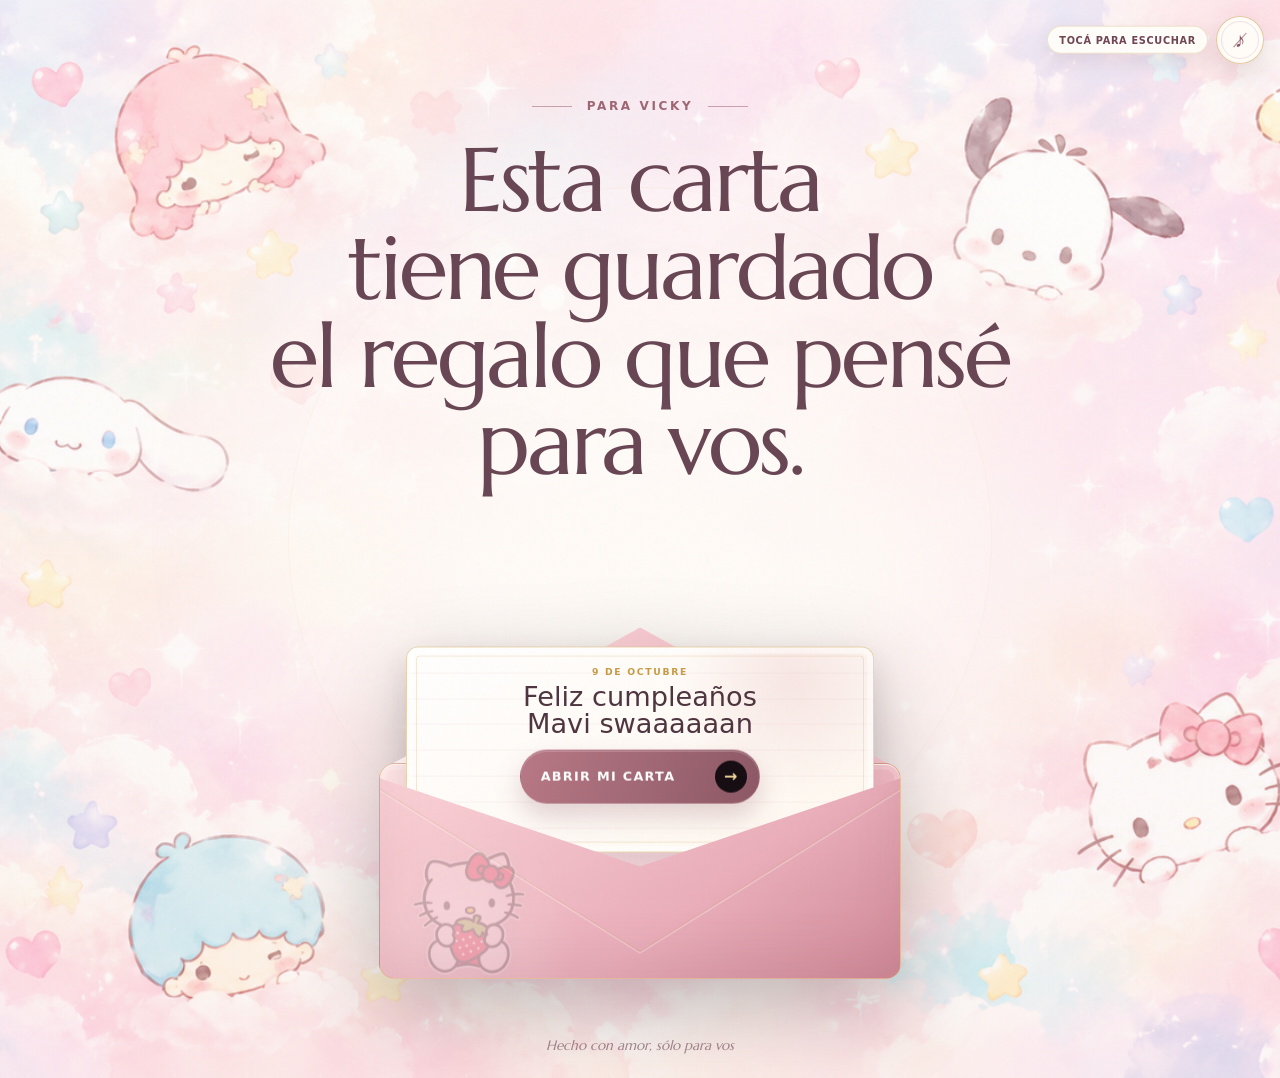
<file: index.html>
<!doctype html>
<html lang="es">
  <head>
    <meta charset="UTF-8" />
    <meta name="viewport" content="width=device-width, initial-scale=1.0" />
    <meta name="theme-color" content="#f7dfe2" />
    <meta
      name="description"
      content="Una experiencia de cumpleaños creada especialmente para Vicky."
    />
    <link rel="icon" type="image/svg+xml" href="./favicon.svg" />
    <link
      rel="preload"
      as="image"
      href="./assets/waiting-kawaii-background.png"
      media="(min-width: 48.01rem)"
    />
    <link
      rel="preload"
      as="image"
      href="./assets/waiting-kawaii-background-mobile.png"
      media="(max-width: 48rem)"
    />
    <link rel="preload" as="image" href="./assets/envelope-kitty-strawberry.png" />
    <link rel="preconnect" href="https://fonts.googleapis.com" />
    <link rel="preconnect" href="https://fonts.gstatic.com" crossorigin />
    <link href="https://fonts.googleapis.com/css2?family=Marcellus&display=swap" rel="stylesheet" />
    <title>Para Vicky ✦ 9 de octubre</title>
    <link rel="stylesheet" href="./styles.css?v=20261009a" />
    <link rel="stylesheet" href="./chromatic-progress.css?v=20260930d" />
  </head>
  <body>
    <div class="noise" aria-hidden="true"></div>

    <audio id="background-music" loop preload="auto" playsinline autoplay>
      <source
        src="./music/Barbie%20-%2012%20Dancing%20Princesses%20(Theme)%20%5BAudio%5D%20Barbie%20in%20the%2012%20Dancing%20Princesses.mp3"
        type="audio/mpeg"
      />
    </audio>
    <audio id="bonus-music" loop preload="metadata" playsinline>
      <source
        src="./music/One%20Piece%20OST%20Overtaken%20EPIC%20VERSION%20(Drums%20of%20Liberation).mp3"
        type="audio/mpeg"
      />
    </audio>
    <button
      class="music-toggle"
      id="music-toggle"
      type="button"
      aria-label="Silenciar música"
      aria-pressed="false"
      title="Silenciar música"
    >
      <span class="music-toggle__note" aria-hidden="true">♪</span>
      <span class="music-toggle__bars" aria-hidden="true">
        <i></i><i></i><i></i>
      </span>
      <span class="music-toggle__hint" aria-hidden="true">Tocá para escuchar</span>
    </button>

    <main id="app">
      <section class="gate" id="gate" aria-labelledby="gate-title">
        <canvas id="star-voyage" aria-hidden="true"></canvas>
        <div class="star-field" aria-hidden="true"></div>
        <div class="shooting-stars" aria-hidden="true"><i></i><i></i><i></i></div>
        <div class="gate__halo" aria-hidden="true"></div>

        <div class="gate__content">
          <p class="eyebrow"><span></span> Para Vicky <span></span></p>
          <h1 id="gate-title">Esta carta tiene guardado<br />el regalo que pensé para vos.</h1>
          <p class="gate__intro">
            Quería que tu día empezara con un regalo hecho con la dedicación que te merecés.<br />
            Preparé cada palabra y cada detalle con cariño, con la ilusión de regalarte un momento especial.
          </p>

          <div class="envelope-countdown" id="envelope-countdown">
            <div class="envelope__letter">
              <span class="envelope__letter-date">9 de octubre</span>
              <strong>Feliz cumpleaños<br />Mavi swaaaaaan</strong>
              <button class="primary-button hidden" id="enter-button" type="button">
                <span>Abrir mi carta</span>
                <span class="button-arrow">→</span>
              </button>
            </div>

            <div class="envelope__back" aria-hidden="true"></div>
            <div class="envelope__flap" aria-hidden="true"></div>
            <div class="envelope__pocket" aria-hidden="true"></div>
            <img
              class="envelope__print"
              src="./assets/envelope-kitty-strawberry.png"
              alt=""
              aria-hidden="true"
            />
            <div class="envelope__countdown-panel">
              <div class="countdown" aria-label="Cuenta regresiva para el cumpleaños de Vicky">
                <div class="countdown__unit">
                  <strong id="days">00</strong><span>días</span>
                </div>
                <i>:</i>
                <div class="countdown__unit">
                  <strong id="hours">00</strong><span>horas</span>
                </div>
                <i>:</i>
                <div class="countdown__unit">
                  <strong id="minutes">00</strong><span>min</span>
                </div>
                <i>:</i>
                <div class="countdown__unit">
                  <strong id="seconds">00</strong><span>seg</span>
                </div>
              </div>
              <p class="date-lock"><span class="lock-icon">◇</span> 9 de octubre · 00:00</p>
            </div>
            <span class="envelope__seal" aria-hidden="true">♡</span>
          </div>

          <p class="preview-badge hidden" id="preview-badge">Vista previa activa</p>
        </div>

        <p class="signature">Hecho con amor, sólo para vos</p>
      </section>

      <section class="journey hidden" id="journey" aria-label="Una historia para Vicky">
        <div class="scene-stage" id="scene-stage" aria-live="polite"></div>

        <footer class="journey__footer">
          <button class="text-button" id="previous-button" type="button">
            <span class="nav-arrow nav-arrow--back" aria-hidden="true">←</span>
            <span class="nav-label">Portada</span>
          </button>
          <div class="progress" id="progress" aria-label="Progreso de la historia"></div>
          <button class="text-button text-button--next" id="next-button" type="button">
            <span class="nav-label">Seguir</span>
            <span class="nav-arrow" aria-hidden="true">→</span>
          </button>
        </footer>
      </section>

      <section class="gifts hidden" id="gifts" aria-labelledby="gifts-title">
        <div class="gifts__backdrop" aria-hidden="true"></div>
        <header class="gifts__header">
          <p class="eyebrow"><span></span> Y acá están los regalos <span></span></p>
          <h2 id="gifts-title">Tres planes<br />diferentes.</h2>
          <p>Vos elegí el que más te ilusione; yo me encargo de hacerlo realidad. Tu única tarea es disfrutar y ser vos misma.</p>
        </header>

        <div class="gift-grid" id="gift-grid"></div>

        <div class="closing" id="closing" aria-live="polite">
          <span class="closing__spark">✦</span>
          <p id="closing-message"></p>
          <div class="closing__thanks">
            <img src="./assets/my-melody-thanks-sticker.png" alt="" aria-hidden="true" />
            <span class="closing__thanks-copy">Gracias por existir</span>
          </div>
        </div>

        <div class="bonus-discovery">
          <button
            class="bonus-chest-trigger"
            id="bonus-chest-trigger"
            type="button"
            aria-label="Descubrir el regalo secreto"
          >
            <span class="bonus-chest-trigger__spark bonus-chest-trigger__spark--one" aria-hidden="true">✦</span>
            <span class="bonus-chest-trigger__spark bonus-chest-trigger__spark--two" aria-hidden="true">✧</span>
            <img src="./assets/bonus-chest-closed.png" alt="" aria-hidden="true" loading="lazy" />
          </button>
        </div>

        <button class="text-button gifts__restart" id="restart-button" type="button">Volver a vivirlo ↺</button>
      </section>

      <section class="bonus hidden" id="bonus" aria-labelledby="bonus-title">
        <div class="bonus__ocean" aria-hidden="true"></div>
        <div class="bonus__map" aria-hidden="true"></div>
        <div class="bonus__stickers" aria-hidden="true"></div>
        <div class="bonus__particles" aria-hidden="true">
          <i></i><i></i><i></i><i></i><i></i><i></i>
        </div>

        <button class="bonus__close" id="bonus-close" type="button" aria-label="Volver a los regalos">
          <span aria-hidden="true">←</span><span>Volver</span>
        </button>

        <nav class="bonus-design-picker hidden" id="bonus-design-picker" aria-label="Comparar diseños de las cartas">
          <span>Diseño</span>
          <button type="button" data-bonus-design="a" aria-label="Ver diseño mapa de oro">A</button>
          <button type="button" data-bonus-design="b" aria-label="Ver diseño noche pirata">B</button>
          <button type="button" data-bonus-design="c" aria-label="Ver diseño perla rosada">C</button>
        </nav>

        <div class="bonus__intro" id="bonus-intro">
          <p class="bonus__eyebrow">Un último secreto</p>
          <h2 id="bonus-title">El mapa todavía guardaba un tesoro.</h2>
          <p class="bonus__intro-copy">Pensaste que eso era todo… pero había una aventura más esperándote.</p>

          <div class="bonus__chest-stage" aria-hidden="true">
            <span class="bonus__chest-glow"></span>
            <img class="bonus__chest bonus__chest--closed" src="./assets/bonus-chest-closed.png" alt="" loading="lazy" />
            <img class="bonus__chest bonus__chest--open" src="./assets/bonus-chest-open.png" alt="" loading="lazy" />
          </div>

          <div class="bonus__voyage" aria-hidden="true">
            <span>El mapa está eligiendo los caminos…</span>
            <i><b></b></i>
          </div>
        </div>

        <div class="bonus__selection" id="bonus-selection">
          <header class="bonus__header">
            <p class="bonus__eyebrow">El destino permite una sola elección</p>
            <h2>Elegí tu carta del tesoro.</h2>
            <p>Después vas a poder descubrir qué guardaban las demás, pero esta será la carta que marque tu camino.</p>
          </header>
          <div class="bonus-deck" id="bonus-deck" aria-label="Cartas sorpresa de la wishlist"></div>
          <p class="bonus__swipe"><span aria-hidden="true">↔</span> Deslizá para explorar las cartas</p>
        </div>

        <div class="bonus-result hidden" id="bonus-result" aria-live="polite"></div>

        <div class="bonus-confirm hidden" id="bonus-confirm" role="dialog" aria-modal="true" aria-labelledby="bonus-confirm-title">
          <div class="bonus-confirm__panel">
            <p class="bonus__eyebrow">El mapa está escuchando</p>
            <h3 id="bonus-confirm-title">¿Esta es tu carta?</h3>
            <p>Podrás ver los otros caminos después, pero esta elección quedará marcada como tu tesoro.</p>
            <strong id="bonus-confirm-card">Tu carta elegida</strong>
            <div class="bonus-confirm__actions">
              <button class="bonus-button bonus-button--quiet" id="bonus-cancel" type="button">Seguir mirando</button>
              <button class="bonus-button" id="bonus-confirm-choice" type="button">Elegir esta carta</button>
            </div>
          </div>
        </div>
      </section>
    </main>

    <noscript>Esta experiencia necesita JavaScript activado para comenzar.</noscript>
    <script src="./content.js?v=20261007b"></script>
    <script src="./app.js?v=20261009a"></script>
  </body>
</html>
</file>
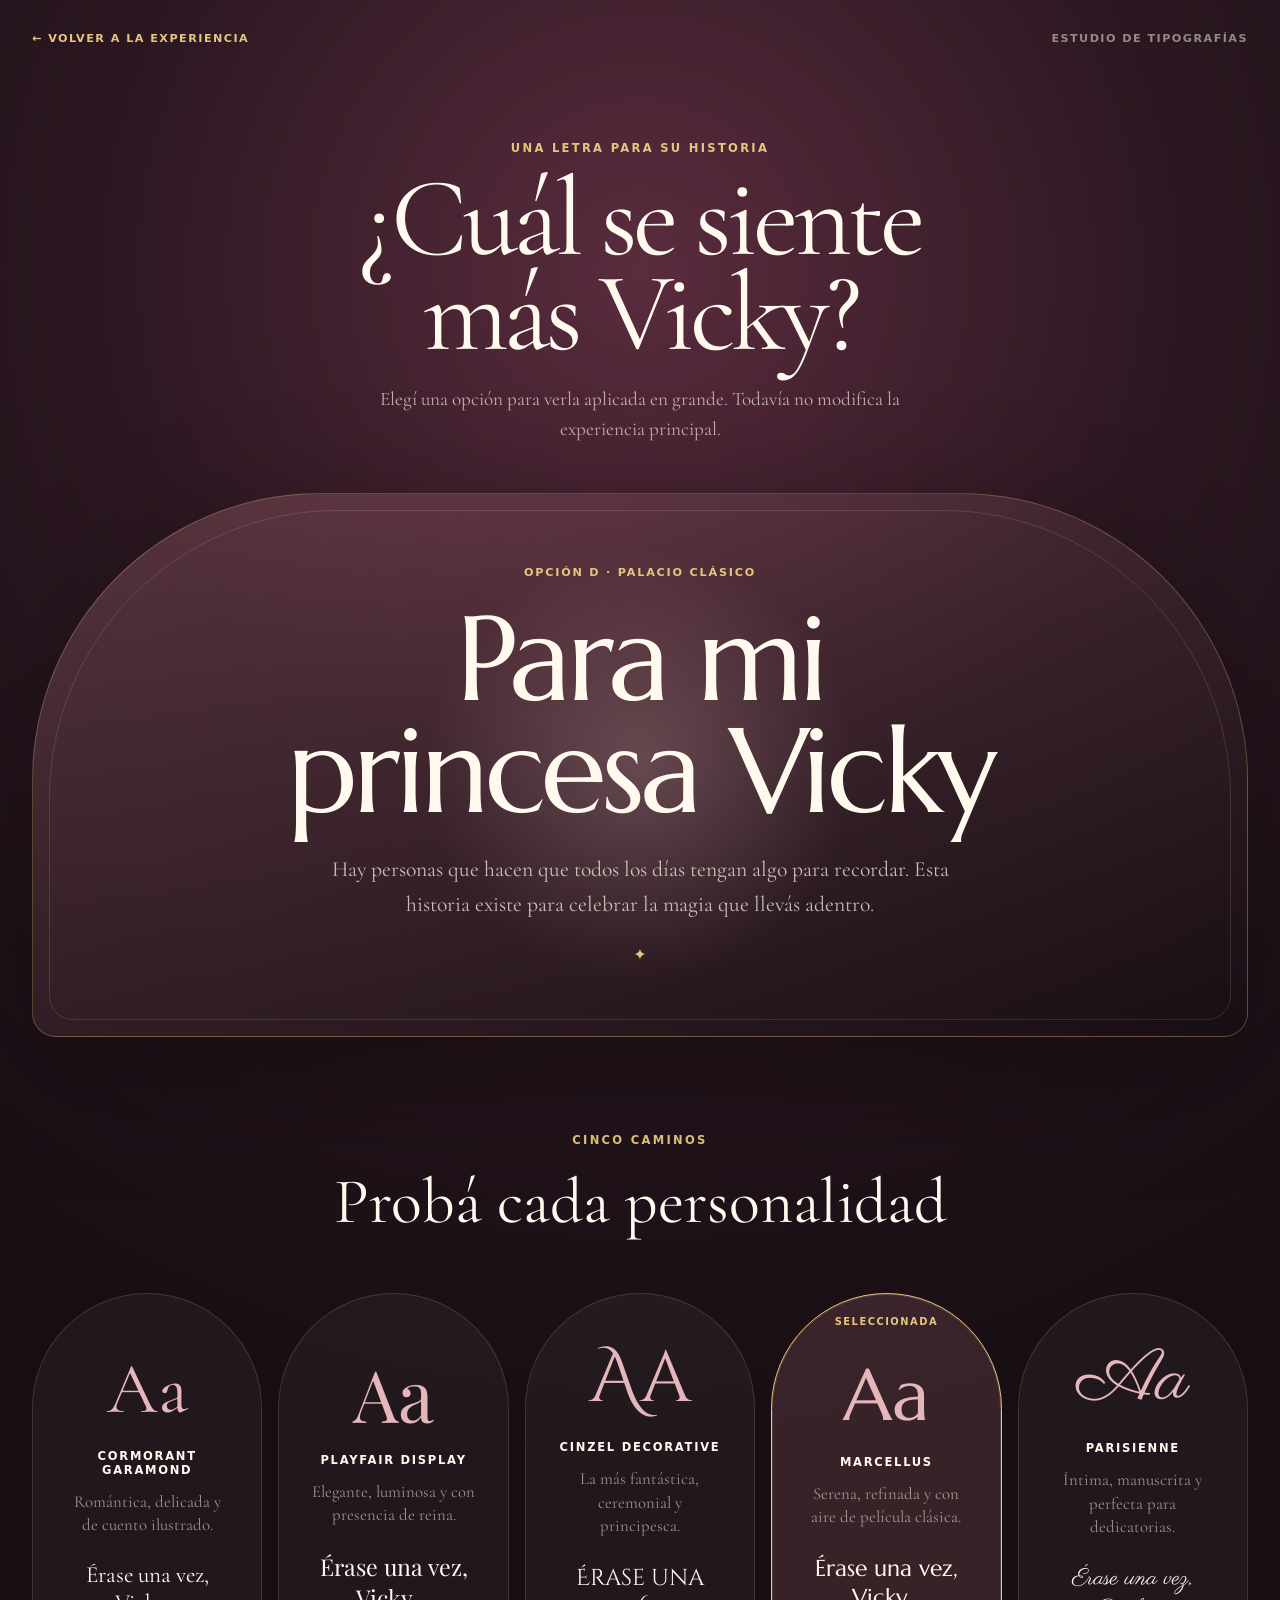
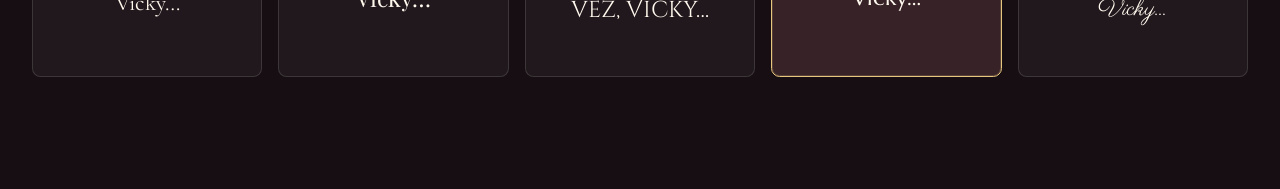
<file: fonts.html>
<!doctype html>
<html lang="es">
  <head>
    <meta charset="UTF-8" />
    <meta name="viewport" content="width=device-width, initial-scale=1.0" />
    <meta name="theme-color" content="#2c1721" />
    <meta name="description" content="Comparador de tipografías para la experiencia de Vicky." />
    <link rel="icon" type="image/svg+xml" href="./favicon.svg" />
    <link rel="preconnect" href="https://fonts.googleapis.com" />
    <link rel="preconnect" href="https://fonts.gstatic.com" crossorigin />
    <link
      href="https://fonts.googleapis.com/css2?family=Cinzel+Decorative:wght@400;700&family=Cormorant+Garamond:ital,wght@0,400;0,600;1,400&family=Marcellus&family=Parisienne&family=Playfair+Display:ital,wght@0,400;0,600;1,400&display=swap"
      rel="stylesheet"
    />
    <title>Elegir la letra de Vicky</title>
    <link rel="stylesheet" href="./fonts.css" />
  </head>
  <body>
    <main>
      <nav>
        <a href="./?preview=1">← Volver a la experiencia</a>
        <span>Estudio de tipografías</span>
      </nav>

      <header class="intro">
        <p class="eyebrow">Una letra para su historia</p>
        <h1>¿Cuál se siente<br />más Vicky?</h1>
        <p>Elegí una opción para verla aplicada en grande. Todavía no modifica la experiencia principal.</p>
      </header>

      <section class="live-preview" aria-live="polite">
        <div class="live-preview__glow" aria-hidden="true"></div>
        <p class="live-preview__label" id="preview-label">Opción D · Palacio clásico</p>
        <h2 id="preview-title">Para mi princesa Vicky</h2>
        <p class="live-preview__body">
          Hay personas que hacen que todos los días tengan algo para recordar. Esta historia existe para celebrar la magia que llevás adentro.
        </p>
        <span class="live-preview__mark">✦</span>
      </section>

      <section class="options" aria-labelledby="options-title">
        <div class="options__heading">
          <p class="eyebrow">Cinco caminos</p>
          <h2 id="options-title">Probá cada personalidad</h2>
        </div>

        <div class="font-grid">
          <button class="font-card" type="button" data-font="'Cormorant Garamond', serif" data-name="Opción A · Romance clásico">
            <span class="font-card__letter font-cormorant">Aa</span>
            <span class="font-card__name">Cormorant Garamond</span>
            <span class="font-card__mood">Romántica, delicada y de cuento ilustrado.</span>
            <span class="font-card__sample font-cormorant">Érase una vez, Vicky…</span>
          </button>

          <button class="font-card" type="button" data-font="'Playfair Display', serif" data-name="Opción B · Elegancia real">
            <span class="font-card__letter font-playfair">Aa</span>
            <span class="font-card__name">Playfair Display</span>
            <span class="font-card__mood">Elegante, luminosa y con presencia de reina.</span>
            <span class="font-card__sample font-playfair">Érase una vez, Vicky…</span>
          </button>

          <button class="font-card" type="button" data-font="'Cinzel Decorative', serif" data-name="Opción C · Cuento encantado">
            <span class="font-card__letter font-cinzel">Aa</span>
            <span class="font-card__name">Cinzel Decorative</span>
            <span class="font-card__mood">La más fantástica, ceremonial y principesca.</span>
            <span class="font-card__sample font-cinzel">Érase una vez, Vicky…</span>
          </button>

          <button class="font-card is-selected" type="button" data-font="'Marcellus', serif" data-name="Opción D · Palacio clásico">
            <span class="font-card__letter font-marcellus">Aa</span>
            <span class="font-card__name">Marcellus</span>
            <span class="font-card__mood">Serena, refinada y con aire de película clásica.</span>
            <span class="font-card__sample font-marcellus">Érase una vez, Vicky…</span>
          </button>

          <button class="font-card" type="button" data-font="'Parisienne', cursive" data-name="Opción E · Firma de princesa">
            <span class="font-card__letter font-parisienne">Aa</span>
            <span class="font-card__name">Parisienne</span>
            <span class="font-card__mood">Íntima, manuscrita y perfecta para dedicatorias.</span>
            <span class="font-card__sample font-parisienne">Érase una vez, Vicky…</span>
          </button>
        </div>
      </section>
    </main>
    <script src="./fonts.js"></script>
  </body>
</html>
</file>
<file: styles.css>
:root {
  color-scheme: light;
  --night: #160e13;
  --night-soft: #2c1721;
  --ivory: #fff9ee;
  --gold: #d6b36a;
  --gold-bright: #f4d99a;
  --rose: #b8737e;
  --rose-soft: #e5b7ba;
  --rose-deep: #6f3f50;
  --ink: #2b171d;
  --serif: "Marcellus", Georgia, "Times New Roman", serif;
  --sans: Inter, ui-sans-serif, system-ui, -apple-system, BlinkMacSystemFont, "Segoe UI", sans-serif;
}

* { box-sizing: border-box; }

html, body { min-height: 100%; }

html { background: var(--night); }

body {
  margin: 0;
  color: var(--ivory);
  background: var(--night);
  font-family: var(--sans);
  overflow-x: hidden;
}

button { font: inherit; }
button:focus-visible { outline: 2px solid var(--gold-bright); outline-offset: 5px; }
.hidden { display: none !important; }

.noise {
  position: fixed;
  z-index: 100;
  inset: 0;
  pointer-events: none;
  opacity: .045;
  background-image: url("data:image/svg+xml,%3Csvg viewBox='0 0 180 180' xmlns='http://www.w3.org/2000/svg'%3E%3Cfilter id='n'%3E%3CfeTurbulence type='fractalNoise' baseFrequency='.9' numOctaves='3' stitchTiles='stitch'/%3E%3C/filter%3E%3Crect width='100%25' height='100%25' filter='url(%23n)' opacity='.6'/%3E%3C/svg%3E");
}

.gate {
  position: relative;
  display: grid;
  min-height: 100svh;
  padding: max(4rem, env(safe-area-inset-top)) 1.25rem max(3rem, env(safe-area-inset-bottom));
  place-items: center;
  isolation: isolate;
  overflow: hidden;
  background:
    radial-gradient(circle at 50% 42%, rgba(184, 115, 126, .34), transparent 24rem),
    radial-gradient(circle at 50% 115%, rgba(229, 183, 186, .14), transparent 42rem),
    linear-gradient(145deg, #120b10 0%, #2b1721 50%, #120b10 100%);
  transition: opacity .65s ease, transform .65s ease;
}

.gate.is-leaving { opacity: 0; transform: scale(1.03); }

.star-field,
.star-field::before,
.star-field::after {
  position: absolute;
  inset: 0;
  z-index: -2;
  content: "";
  background-image:
    radial-gradient(circle at 8% 15%, #fff 0 1px, transparent 1.5px),
    radial-gradient(circle at 22% 72%, #eed59c 0 1px, transparent 1.5px),
    radial-gradient(circle at 43% 20%, #fff 0 1px, transparent 1.5px),
    radial-gradient(circle at 68% 12%, #fff 0 1px, transparent 1.5px),
    radial-gradient(circle at 86% 67%, #d8a3aa 0 1px, transparent 1.5px),
    radial-gradient(circle at 92% 26%, #fff 0 1px, transparent 1.5px);
  background-size: 310px 270px;
  opacity: .65;
}

.star-field::before { transform: rotate(28deg) scale(1.2); opacity: .32; }
.star-field::after { transform: rotate(-18deg) scale(.8); opacity: .25; }

.gate__halo {
  position: absolute;
  z-index: -1;
  width: min(80vw, 40rem);
  aspect-ratio: 1;
  border: 1px solid rgba(214, 179, 106, .2);
  border-radius: 50%;
  box-shadow: 0 0 0 4rem rgba(255,255,255,.008), 0 0 0 8rem rgba(214,179,106,.015);
  animation: breathe 7s ease-in-out infinite;
}

.gate__content { max-width: 57rem; text-align: center; }

.eyebrow {
  display: flex;
  align-items: center;
  justify-content: center;
  gap: .9rem;
  margin: 0 0 1.5rem;
  color: var(--gold-bright);
  font-size: .75rem;
  font-weight: 600;
  letter-spacing: .25em;
  text-transform: uppercase;
}

.eyebrow span { width: 2.5rem; height: 1px; background: currentColor; opacity: .55; }

h1, h2 {
  margin: 0;
  font-family: var(--serif);
  font-weight: 400;
  letter-spacing: -.045em;
}

.gate h1 { font-size: clamp(3.2rem, 15vw, 5rem); line-height: .92; }

.gate__intro {
  max-width: 36rem;
  margin: 1.5rem auto 2.25rem;
  color: rgba(255, 249, 238, .7);
  font-family: var(--serif);
  font-size: clamp(1.05rem, 2vw, 1.35rem);
  line-height: 1.65;
}

.countdown {
  display: flex;
  align-items: start;
  justify-content: center;
  width: min(100%, 22rem);
  gap: .15rem;
  margin-inline: auto;
}

.countdown__unit { min-width: 0; flex: 1; }
.countdown strong { display: block; font-family: var(--serif); font-size: clamp(2rem, 11vw, 3.4rem); font-weight: 400; line-height: 1; }
.countdown span { display: block; margin-top: .7rem; color: rgba(255,255,255,.48); font-size: .68rem; letter-spacing: .18em; text-transform: uppercase; }
.countdown i { color: var(--gold); font-family: var(--serif); font-size: 2rem; font-style: normal; font-weight: 200; line-height: .85; opacity: .5; }

.date-lock { margin: 2rem 0 0; color: rgba(255,255,255,.48); font-size: .72rem; letter-spacing: .18em; text-transform: uppercase; }
.lock-icon { margin-right: .45rem; color: var(--gold); }
.signature { display: none; position: absolute; bottom: 1.5rem; margin: 0; color: rgba(255,255,255,.28); font-family: var(--serif); font-size: .85rem; font-style: italic; }

.primary-button {
  display: inline-flex;
  align-items: center;
  gap: 2.5rem;
  margin-top: 2rem;
  padding: 1rem 1.1rem 1rem 1.5rem;
  border: 1px solid rgba(244,217,154,.55);
  border-radius: 999px;
  color: var(--night);
  background: var(--ivory);
  cursor: pointer;
  font-size: .8rem;
  font-weight: 700;
  letter-spacing: .1em;
  text-transform: uppercase;
  transition: transform .25s ease, background .25s ease;
}

.primary-button:hover { transform: translateY(-3px); background: var(--gold-bright); }
.button-arrow { display: grid; width: 2rem; height: 2rem; border-radius: 50%; place-items: center; color: var(--ivory); background: var(--night); font-size: 1rem; }
.preview-badge { margin: 1rem 0 0; color: var(--rose-soft); font-size: .72rem; letter-spacing: .12em; text-transform: uppercase; }

.journey {
  position: fixed;
  inset: 0;
  z-index: 10;
  display: grid;
  grid-template-rows: minmax(0, 1fr) auto;
  min-height: 100svh;
  overflow: hidden;
  background: #120b0f;
  transition: opacity .5s ease;
}

.journey.is-leaving { opacity: 0; }

.journey__header,
.journey__footer {
  position: absolute;
  z-index: 6;
  left: 0;
  width: 100%;
  display: grid;
  align-items: center;
  padding: 1.5rem clamp(1.25rem, 4vw, 4rem);
}

.journey__header { top: 0; grid-template-columns: auto 1fr auto; gap: 1rem; }
.journey__header p { margin: 0 0 0 .4rem; color: rgba(255,255,255,.55); font-size: .7rem; letter-spacing: .16em; text-transform: uppercase; }
.mini-mark { display: grid; width: 2rem; height: 2rem; border: 1px solid rgba(244,217,154,.6); border-radius: 50%; place-items: center; color: var(--gold-bright); font-family: var(--serif); }
.icon-button { border: 0; color: rgba(255,255,255,.7); background: transparent; cursor: pointer; font-size: 1.75rem; font-weight: 200; }

.scene-stage { min-height: 0; height: 100%; overflow-y: auto; overscroll-behavior-y: contain; }
.scene { position: relative; min-height: 100%; overflow: hidden; isolation: isolate; animation: reveal .9s cubic-bezier(.2,.8,.2,1) both; }
.scene__image { position: absolute; z-index: -3; inset: 0; overflow: hidden; }
.scene__image::before,
.scene__image::after {
  position: absolute;
  inset: 0;
  content: "";
  background-image: var(--scene-image);
  background-position: center;
  background-repeat: no-repeat;
}
.scene__image::before {
  inset: -2rem;
  z-index: 0;
  background-size: cover;
  filter: blur(28px) brightness(.42) saturate(.82);
  opacity: .78;
  transform: scale(1.08);
}
.scene__image::after {
  z-index: 1;
  background-size: contain;
  animation: imageReveal 1.1s ease-out both;
}
.scene--stars .scene__image { background-image: radial-gradient(circle at 50% 48%, rgba(184,115,126,.38), transparent 25rem), linear-gradient(145deg,#120a0f,#351a27 55%,#120b0f); }
.scene--stars .scene__image::before,
.scene--stars .scene__image::after { display: none; }
.scene__shade,
.scene--rose .scene__shade,
.scene--gold .scene__shade { position: absolute; z-index: -2; inset: 0; background: linear-gradient(0deg, rgba(22,10,16,.97) 0%, rgba(50,22,33,.74) 46%, rgba(22,10,16,.08) 82%); }

.scene__copy {
  display: flex;
  min-height: 100%;
  max-width: 51rem;
  flex-direction: column;
  justify-content: flex-end;
  padding: 7rem 1.5rem 3.75rem;
}

.scene__number { margin: 0 0 1.25rem; color: rgba(255,255,255,.38); font-size: .7rem; letter-spacing: .2em; }
.scene__kicker { margin: 0 0 1.25rem; color: var(--gold-bright); font-size: .75rem; font-weight: 700; letter-spacing: .19em; text-transform: uppercase; }
.scene h2 { max-width: 22rem; font-size: clamp(2.6rem, 12vw, 4.2rem); line-height: .94; text-wrap: balance; }
.scene__text { max-width: 38rem; margin: 1.25rem 0 0; color: rgba(255,249,238,.76); font-family: var(--serif); font-size: 1.05rem; line-height: 1.55; }

.scene__ornament { position: absolute; right: clamp(2rem, 8vw, 8rem); top: 50%; display: none; width: clamp(6rem, 12vw, 10rem); aspect-ratio: 1; border: 1px solid rgba(244,217,154,.32); border-radius: 50%; place-items: center; color: var(--gold-bright); transform: translateY(-50%); }
.scene__ornament::before, .scene__ornament::after { position: absolute; width: 140%; height: 1px; content: ""; background: linear-gradient(90deg,transparent,rgba(244,217,154,.25),transparent); }
.scene__ornament::after { transform: rotate(90deg); }
.scene__ornament span { animation: spin 12s linear infinite; }
.swipe-hint { position: absolute; right: 1.5rem; bottom: 1.25rem; display: block; margin: 0; color: rgba(255,255,255,.4); font-size: .63rem; letter-spacing: .08em; }

.journey__footer { position: relative; bottom: auto; grid-template-columns: 1fr auto 1fr; padding-bottom: max(1.15rem, env(safe-area-inset-bottom)); background: linear-gradient(0deg, rgba(22,9,15,.98), rgba(39,17,27,.9)); }
.text-button { padding: .75rem 0; border: 0; color: rgba(255,255,255,.7); background: transparent; cursor: pointer; font-size: .65rem; font-weight: 700; letter-spacing: .14em; text-align: left; text-transform: uppercase; }
.text-button:disabled { opacity: .2; cursor: default; }
.text-button--next { text-align: right; color: var(--gold-bright); }
.text-button span { display: inline-block; margin-left: .6rem; transition: transform .2s ease; }
.text-button:not(:disabled):hover span { transform: translateX(.3rem); }
.progress { display: flex; gap: .45rem; }
.progress__dot { width: .4rem; height: .4rem; padding: 0; border: 0; border-radius: 50%; background: rgba(255,255,255,.3); cursor: pointer; transition: width .3s ease, border-radius .3s ease, background .3s ease; }
.progress__dot.is-active { width: 2.2rem; border-radius: 1rem; background: var(--gold-bright); }

.gifts {
  position: relative;
  min-height: 100svh;
  padding: max(5rem, env(safe-area-inset-top)) 1.25rem max(3rem, env(safe-area-inset-bottom));
  overflow: hidden auto;
  isolation: isolate;
  background: #25131b;
}

.gifts__backdrop { position: fixed; z-index: -2; inset: 0; background: linear-gradient(rgba(67,31,45,.58),rgba(31,14,22,.9)), url("./assets/gift-portal.png") center / cover; filter: saturate(.82) sepia(.08); }
.gifts__header { max-width: 48rem; margin: 0 auto 2.5rem; text-align: center; }
.gifts h2 { font-size: clamp(3rem, 7vw, 6.3rem); line-height: .95; }
.gifts__header > p:last-child { max-width: 34rem; margin: 1.5rem auto 0; color: rgba(255,249,238,.7); font-family: var(--serif); font-size: 1.15rem; line-height: 1.6; }
.gift-grid { display: grid; max-width: 25rem; margin: 0 auto; grid-template-columns: 1fr; gap: clamp(1rem, 2vw, 1.75rem); perspective: 1200px; }

.gift-card { min-height: 31rem; padding: 0; border: 0; color: var(--ink); background: transparent; cursor: pointer; perspective: 1200px; }
.gift-card__inner { position: relative; display: block; width: 100%; height: 100%; min-height: inherit; transform-style: preserve-3d; transition: transform .8s cubic-bezier(.2,.7,.2,1); }
.gift-card.is-open .gift-card__inner { transform: rotateY(180deg); }
.gift-card__face { position: absolute; display: flex; inset: 0; flex-direction: column; align-items: center; justify-content: center; padding: 2rem; border: 1px solid rgba(214,179,106,.6); border-radius: 11rem 11rem .75rem .75rem; backface-visibility: hidden; overflow: hidden; }
.gift-card__front { background: linear-gradient(155deg,#fffdf6,#ead4d0); box-shadow: 0 1.5rem 5rem rgba(0,0,0,.28); }
.gift-card__front::before { position: absolute; inset: 1rem; border: 1px solid rgba(126,83,54,.23); border-radius: 10rem 10rem .4rem .4rem; content: ""; pointer-events: none; }
.gift-card__back { color: var(--ivory); background: linear-gradient(145deg,#9a5d6c,#3b1d29 78%); transform: rotateY(180deg); box-shadow: 0 1.5rem 5rem rgba(0,0,0,.35); }
.gift-card__number { position: absolute; top: 2rem; color: currentColor; font-size: .7rem; letter-spacing: .2em; opacity: .55; }
.gift-card__symbol { display: grid; width: 5rem; height: 5rem; margin-bottom: 2.2rem; border: 1px solid rgba(126,83,54,.35); border-radius: 50%; place-items: center; color: #8a604b; font-size: 1.5rem; }
.gift-card__symbol--small { width: 3rem; height: 3rem; margin-bottom: 1.5rem; color: var(--gold-bright); border-color: rgba(244,217,154,.35); font-size: 1rem; }
.gift-card__title { font-family: var(--serif); font-size: 2.25rem; letter-spacing: -.035em; }
.gift-card__short { max-width: 14rem; margin-top: .75rem; font-family: var(--serif); font-size: 1rem; line-height: 1.5; opacity: .64; }
.gift-card__why { max-width: 18rem; font-family: var(--serif); font-size: 1.15rem; line-height: 1.6; }
.gift-card__detail { max-width: 17rem; margin-top: 1.25rem; font-size: .78rem; line-height: 1.55; opacity: .6; }
.gift-card__open { position: absolute; bottom: 2rem; font-size: .67rem; font-weight: 700; letter-spacing: .16em; text-transform: uppercase; opacity: .62; }
.gift-card:hover .gift-card__inner { transform: translateY(-.45rem); }
.gift-card.is-open:hover .gift-card__inner { transform: rotateY(180deg) translateY(-.45rem); }
.gift-card:focus-visible { outline: 0; }
.gift-card:focus-visible .gift-card__face { outline: 2px solid var(--gold-bright); outline-offset: 5px; }

.closing { max-width: 48rem; margin: 4rem auto 2rem; text-align: center; animation: reveal .8s ease both; }
.closing__spark { color: var(--gold-bright); font-size: 1.5rem; }
.closing p { margin: 1.2rem 0 0; font-family: var(--serif); font-size: clamp(1.4rem, 3vw, 2.3rem); line-height: 1.5; }
.gifts__restart { display: block; margin: 3rem auto 0; text-align: center; }

noscript { position: fixed; z-index: 200; inset: auto 1rem 1rem; padding: 1rem; color: #111; background: #fff; }

@keyframes breathe { 0%,100% { transform: scale(.96); opacity: .6; } 50% { transform: scale(1.04); opacity: 1; } }
@keyframes reveal { from { opacity: 0; transform: scale(1.015); } to { opacity: 1; transform: scale(1); } }
@keyframes imageReveal { from { opacity: 0; } to { opacity: 1; } }
@keyframes spin { to { transform: rotate(360deg); } }

@media (min-width: 48rem) {
  .gate { padding: 3rem clamp(1.25rem, 5vw, 5rem) 2rem; }
  .gate h1 { font-size: clamp(3rem, min(8vw, 13vh), 7.5rem); }
  .gate__intro { margin: 2rem auto 2.75rem; }
  .countdown { width: auto; gap: clamp(.5rem, 2vw, 2rem); }
  .countdown__unit { min-width: clamp(3.5rem, 10vw, 7.5rem); flex: 0 1 auto; }
  .countdown strong { font-size: clamp(2.25rem, 6vw, 5.5rem); }
  .countdown i { font-size: clamp(1.8rem, 5vw, 4.2rem); }
  .signature { display: block; }

  .scene__shade { background: linear-gradient(90deg, rgba(7,6,13,.92) 0%, rgba(7,6,13,.66) 42%, rgba(7,6,13,.08) 80%), linear-gradient(0deg, rgba(7,6,13,.7), transparent 35%); }
  .scene--dark .scene__shade { background: linear-gradient(90deg, rgba(42,18,27,.93) 0%, rgba(51,22,32,.64) 42%, rgba(31,14,21,.08) 78%), linear-gradient(0deg, rgba(35,14,23,.64), transparent 38%); }
  .scene--rose .scene__shade { background: linear-gradient(90deg, rgba(57,24,37,.91), rgba(91,42,56,.5) 48%, rgba(31,16,27,.08) 78%), linear-gradient(0deg, rgba(38,15,25,.65), transparent 35%); }
  .scene--gold .scene__shade { background: linear-gradient(90deg, rgba(45,20,29,.89), rgba(59,27,39,.5) 52%, transparent 83%), linear-gradient(0deg, rgba(31,14,21,.65), transparent 35%); }
  .scene__copy { justify-content: center; padding: 6rem clamp(1.5rem, 8vw, 8rem) 3rem; }
  .scene__number { margin-bottom: 2rem; }
  .scene h2 { max-width: 48rem; font-size: clamp(2.9rem, min(6.4vw, 9.4vh), 6.2rem); }
  .scene__text { margin-top: 2rem; font-size: clamp(1.05rem, 2vw, 1.35rem); line-height: 1.7; }
  .scene__ornament { display: grid; }
  .swipe-hint { display: none; }
  .journey__footer { padding-bottom: 1.5rem; }
  .progress { gap: .65rem; }
  .text-button { font-size: .75rem; }

  .gifts { padding: clamp(5rem, 8vw, 8rem) clamp(1.25rem, 5vw, 5rem) 3rem; }
  .gifts__header { margin-bottom: 3.5rem; }
  .gift-grid { max-width: 50rem; grid-template-columns: repeat(2, minmax(0, 1fr)); }
  .gift-grid .gift-card:last-child { width: calc(50% - .5rem); grid-column: 1 / -1; justify-self: center; }
  .gift-card { min-height: 29rem; }
}

@media (min-width: 48rem) and (max-height: 52rem) {
  .gate { padding-block: 1.5rem; }
  .gate h1 { font-size: clamp(3rem, 12vh, 5.75rem); }
  .gate__intro { margin-block: 1rem 1.35rem; }
  .countdown span { margin-top: .35rem; }
  .date-lock { margin-top: 1.15rem; }
  .primary-button { margin-top: 1.15rem; }
  .preview-badge { margin-top: .55rem; }
  .signature { display: none; }

  .journey__header,
  .journey__footer { padding-block: 1rem; }
  .scene__copy { padding-top: 5.5rem; padding-bottom: 2rem; }
  .scene__number { margin-bottom: 1rem; }
  .scene__kicker { margin-bottom: .8rem; }
  .scene__text { margin-top: 1.2rem; line-height: 1.5; }
}

@media (min-width: 64rem) {
  .gift-grid { max-width: 76rem; grid-template-columns: repeat(3, minmax(0, 1fr)); }
  .gift-grid .gift-card:last-child { width: auto; grid-column: auto; justify-self: stretch; }
}

@media (prefers-reduced-motion: reduce) {
  *, *::before, *::after { scroll-behavior: auto !important; animation-duration: .01ms !important; animation-iteration-count: 1 !important; transition-duration: .01ms !important; }
}

/* ========================================================================== */
/* Rediseño luminoso · blanco, dorado y rosa viejo                            */
/* ========================================================================== */

:root {
  color-scheme: light;
  --paper: #fffdf9;
  --paper-warm: #fbf4ee;
  --blush: #f6e4e5;
  --blush-deep: #ecced1;
  --rose: #b87986;
  --rose-soft: #e5b7ba;
  --rose-deep: #8d5865;
  --gold: #c69b45;
  --gold-bright: #f1d99d;
  --gold-pale: #f7ebcb;
  --ink: #4e3540;
  --ink-soft: #745864;
  --night: #160e13;
  --night-soft: #342027;
}

html { background: var(--paper); }

body {
  color: var(--ink);
  background: var(--paper);
}

body.in-experience { overflow: hidden; }

.noise {
  opacity: .035;
  mix-blend-mode: multiply;
  pointer-events: none;
}

.hidden { display: none !important; }

button:focus-visible {
  outline: 2px solid var(--gold);
  outline-offset: 4px;
}

/* Portada: se conserva su clima nocturno, ahora con viaje estelar real. */
.gate {
  position: relative;
  isolation: isolate;
  min-height: 100svh;
  overflow: hidden;
  display: grid;
  place-items: center;
  padding: clamp(5.25rem, 11vh, 8rem) 1.25rem clamp(4.5rem, 9vh, 6.5rem);
  color: #fffaf3;
  background:
    radial-gradient(circle at 18% 18%, rgba(184, 121, 134, .25), transparent 35%),
    radial-gradient(circle at 82% 74%, rgba(198, 155, 69, .14), transparent 34%),
    linear-gradient(145deg, #25151d 0%, #160e13 46%, #2f1a22 100%);
  transition: opacity .65s ease, transform .65s cubic-bezier(.22, .8, .24, 1);
}

.gate.is-leaving {
  opacity: 0;
  transform: scale(1.035);
}

#star-voyage {
  position: absolute;
  inset: 0;
  z-index: -3;
  width: 100%;
  height: 100%;
  opacity: .96;
  pointer-events: none;
}

.star-field {
  position: absolute;
  inset: -12%;
  z-index: -2;
  opacity: .34;
  background-image:
    radial-gradient(circle, rgba(255, 253, 249, .92) 0 1px, transparent 1.7px),
    radial-gradient(circle, rgba(241, 217, 157, .82) 0 1px, transparent 1.7px),
    radial-gradient(circle, rgba(229, 183, 186, .78) 0 1.2px, transparent 1.9px);
  background-size: 73px 73px, 127px 127px, 181px 181px;
  background-position: 0 0, 31px 49px, 87px 15px;
  animation: starDrift 28s linear infinite;
}

.gate__halo {
  position: absolute;
  z-index: -1;
  width: min(84vw, 44rem);
  aspect-ratio: 1;
  border: 1px solid rgba(241, 217, 157, .24);
  border-radius: 50%;
  box-shadow:
    0 0 0 clamp(1.75rem, 6vw, 4.75rem) rgba(229, 183, 186, .035),
    0 0 0 clamp(3.5rem, 11vw, 8.5rem) rgba(198, 155, 69, .025),
    inset 0 0 6rem rgba(184, 121, 134, .09);
  animation: haloBreathe 7s ease-in-out infinite;
}

.shooting-stars {
  position: absolute;
  inset: 0;
  z-index: -1;
  overflow: hidden;
  pointer-events: none;
}

.shooting-stars i {
  position: absolute;
  top: -8%;
  left: 62%;
  width: clamp(5rem, 12vw, 10rem);
  height: 1px;
  opacity: 0;
  background: linear-gradient(90deg, transparent, rgba(255, 253, 249, .9));
  filter: drop-shadow(0 0 5px rgba(241, 217, 157, .72));
  transform: rotate(-38deg);
  animation: shootingStar 8s cubic-bezier(.24, .65, .36, 1) infinite;
}

.shooting-stars i:nth-child(2) { left: 88%; animation-delay: 2.9s; animation-duration: 10s; }
.shooting-stars i:nth-child(3) { left: 38%; animation-delay: 5.6s; animation-duration: 9s; }

.gate__content {
  position: relative;
  z-index: 2;
  width: min(100%, 50rem);
  margin: auto;
  text-align: center;
  animation: gateContentIn 1.05s cubic-bezier(.18, .78, .24, 1) both;
}

.eyebrow {
  color: var(--gold-bright);
  letter-spacing: .22em;
}

.eyebrow span { background: currentColor; }

.gate h1 {
  margin: clamp(1rem, 2.4vh, 1.65rem) 0 .9rem;
  color: #fffaf3;
  font-size: clamp(2.25rem, 8.1vw, 5.6rem);
  line-height: .98;
  letter-spacing: -.035em;
  text-wrap: balance;
  text-shadow: 0 .18em 1.1em rgba(0, 0, 0, .28);
}

.gate__intro {
  width: min(100%, 34rem);
  margin: 0 auto clamp(1.6rem, 4.5vh, 3.25rem);
  color: rgba(255, 250, 243, .75);
  font-family: var(--sans);
  font-size: clamp(.94rem, 2.2vw, 1.08rem);
  line-height: 1.75;
}

.countdown {
  width: min(100%, 41rem);
  margin-inline: auto;
  padding: clamp(.85rem, 2.5vw, 1.3rem) clamp(.7rem, 2.5vw, 1.4rem);
  border: 1px solid rgba(241, 217, 157, .25);
  border-radius: 999px;
  background: linear-gradient(110deg, rgba(255, 253, 249, .085), rgba(184, 121, 134, .07));
  box-shadow: inset 0 1px rgba(255, 255, 255, .08), 0 1.25rem 4rem rgba(0, 0, 0, .18);
  backdrop-filter: blur(12px);
}

.countdown__unit strong { color: #fffaf3; }
.countdown__unit span { color: rgba(255, 250, 243, .54); }
.countdown > i { color: var(--rose-soft); }

.date-lock { color: rgba(255, 250, 243, .58); }
.lock-icon { color: var(--gold-bright); }

.primary-button {
  position: relative;
  isolation: isolate;
  overflow: hidden;
  color: var(--ink);
  background: linear-gradient(105deg, #fffdf9 0%, #f4e6dd 52%, var(--gold-bright) 150%);
  border: 1px solid rgba(255, 255, 255, .76);
  box-shadow: 0 1.1rem 3.25rem rgba(0, 0, 0, .28), inset 0 1px white;
}

.primary-button::before {
  content: "";
  position: absolute;
  inset: 0;
  border-radius: inherit;
  background: linear-gradient(110deg, transparent 22%, rgba(255, 255, 255, .85) 45%, transparent 68%);
  transform: translateX(-105%);
  animation: buttonShimmer 4.8s ease-in-out infinite 1.4s;
  pointer-events: none;
}

.primary-button > span {
  position: relative;
  z-index: 1;
}

.primary-button:hover { transform: translateY(-3px); box-shadow: 0 1.4rem 4rem rgba(0, 0, 0, .33), inset 0 1px white; }
.button-arrow { color: var(--rose-deep); }
.preview-badge { color: var(--gold-bright); border-color: rgba(241, 217, 157, .34); background: rgba(255,255,255,.06); }
.signature { z-index: 2; color: rgba(255, 250, 243, .45); }

/* Recorrido: páginas claras con imágenes enteras dentro de arcos. */
.journey {
  position: fixed;
  inset: 0;
  z-index: 10;
  display: grid;
  grid-template-rows: minmax(0, 1fr) auto;
  overflow: hidden;
  color: var(--ink);
  background: var(--paper);
  opacity: 1;
  transition: opacity .5s ease, transform .5s ease;
}

.journey.is-leaving { opacity: 0; transform: translateY(-1rem); }

.journey__header {
  position: absolute;
  z-index: 20;
  top: 0;
  left: 0;
  right: 0;
  height: 4.75rem;
  padding: .9rem clamp(1rem, 3.5vw, 3.25rem);
  display: grid;
  grid-template-columns: auto 1fr auto;
  align-items: center;
  gap: .85rem;
  color: var(--ink);
  background: linear-gradient(180deg, rgba(255, 253, 249, .96), rgba(255, 253, 249, .76) 72%, transparent);
  pointer-events: none;
}

.journey__header > * { pointer-events: auto; }

.mini-mark {
  width: 2.55rem;
  aspect-ratio: 1;
  display: grid;
  place-items: center;
  color: var(--rose-deep);
  border: 1px solid var(--gold);
  border-radius: 50%;
  background: rgba(255, 253, 249, .86);
  box-shadow: 0 .5rem 1.6rem rgba(141, 88, 101, .12);
}

.journey__header p {
  color: var(--rose-deep);
  letter-spacing: .14em;
}

.icon-button {
  color: var(--rose-deep);
  border-color: rgba(198, 155, 69, .5);
  background: rgba(255, 253, 249, .86);
  box-shadow: 0 .5rem 1.6rem rgba(141, 88, 101, .09);
}

.icon-button:hover { color: white; border-color: var(--rose); background: var(--rose); transform: rotate(5deg); }

.scene-stage {
  --parallax-x: 0px;
  --parallax-y: 0px;
  min-height: 0;
  height: 100%;
  overflow-x: hidden;
  overflow-y: auto;
  overscroll-behavior: contain;
  background: var(--paper);
  scrollbar-color: var(--rose-soft) transparent;
}

.scene {
  position: relative;
  isolation: isolate;
  min-height: 100%;
  display: grid;
  grid-template-columns: minmax(0, 1fr);
  grid-template-rows: auto auto auto;
  align-content: start;
  overflow: hidden;
  padding: 5.1rem 1rem 1.5rem;
  color: var(--ink);
  background:
    linear-gradient(150deg, rgba(255, 255, 255, .97), rgba(251, 244, 238, .9)),
    var(--paper);
  animation: sceneIn .72s ease both;
}

.scene::before,
.scene::after {
  content: "";
  position: absolute;
  z-index: -2;
  border-radius: 50%;
  pointer-events: none;
}

.scene::before {
  top: -18vw;
  right: -16vw;
  width: min(65vw, 40rem);
  aspect-ratio: 1;
  background: radial-gradient(circle, rgba(229, 183, 186, .42), rgba(246, 228, 229, .1) 63%, transparent 69%);
  animation: washFloat 13s ease-in-out infinite alternate;
}

.scene::after {
  left: -20vw;
  bottom: -28vw;
  width: min(72vw, 45rem);
  aspect-ratio: 1;
  border: 1px solid rgba(198, 155, 69, .18);
  box-shadow: 0 0 0 3rem rgba(247, 235, 203, .1), 0 0 0 6rem rgba(229, 183, 186, .07);
}

.scene__wash {
  position: absolute;
  z-index: -1;
  inset: 0;
  opacity: .9;
  pointer-events: none;
  background:
    linear-gradient(112deg, transparent 0 48%, rgba(255, 255, 255, .55) 48.2% 48.5%, transparent 48.7%),
    radial-gradient(circle at 74% 46%, rgba(198, 155, 69, .11), transparent 35%);
}

.scene--dark {
  background:
    linear-gradient(145deg, rgba(255, 253, 249, .98), rgba(246, 228, 229, .91)),
    var(--paper);
}

.scene--rose {
  background:
    linear-gradient(145deg, #fffefd 4%, #fae9ea 58%, #f8f1eb 100%);
}

.scene--gold {
  background:
    linear-gradient(145deg, #fffefd 2%, #fbf6e8 55%, #f4e4e4 115%);
}

.scene__sparkles {
  position: absolute;
  inset: 0;
  z-index: -1;
  overflow: hidden;
  pointer-events: none;
}

.scene__sparkles i {
  position: absolute;
  left: var(--x);
  top: var(--y);
  color: var(--gold);
  font-size: var(--size);
  font-style: normal;
  opacity: .25;
  text-shadow: 0 0 1rem rgba(198, 155, 69, .45);
  animation: sparkleDrift 4.8s ease-in-out infinite var(--delay);
}

.scene__visual {
  grid-row: 1;
  position: relative;
  z-index: 2;
  width: min(100%, 35rem);
  height: clamp(17.5rem, 44svh, 25rem);
  margin: 0 auto 1.35rem;
  display: grid;
  place-items: center;
  transform: translate3d(var(--parallax-x), var(--parallax-y), 0);
  transition: transform .35s ease-out;
}

.scene__frame {
  position: relative;
  z-index: 2;
  width: min(88%, 29rem);
  height: 100%;
  overflow: hidden;
  display: grid;
  place-items: center;
  border: clamp(2px, .4vw, 4px) solid rgba(198, 155, 69, .82);
  border-radius: 48% 48% 1.5rem 1.5rem / 27% 27% 1.5rem 1.5rem;
  background:
    radial-gradient(circle at 50% 28%, rgba(255, 255, 255, .98), rgba(246, 228, 229, .94) 58%, rgba(229, 183, 186, .5));
  box-shadow:
    inset 0 0 0 .45rem rgba(255, 253, 249, .72),
    inset 0 0 0 .5rem rgba(198, 155, 69, .24),
    0 1.6rem 4rem rgba(141, 88, 101, .18),
    0 .5rem 1rem rgba(198, 155, 69, .12);
  clip-path: inset(0 0 100% 0 round 48% 48% 1.5rem 1.5rem);
  animation: frameReveal 1.05s cubic-bezier(.2, .8, .22, 1) .12s forwards;
  min-width: 0;
  min-height: 0;
}

.scene__frame::after {
  content: "";
  position: absolute;
  inset: .55rem;
  z-index: 3;
  border: 1px solid rgba(255, 255, 255, .76);
  border-radius: inherit;
  pointer-events: none;
}

.scene__picture {
  position: relative;
  z-index: 1;
  width: 100%;
  height: 100%;
  display: block;
  object-fit: contain;
  object-position: center;
  padding: clamp(.55rem, 1.8vw, 1rem);
  filter: saturate(.97) contrast(1.02);
  transform: translateY(0);
  animation: pictureFloat 6.5s ease-in-out infinite 1.15s;
  min-width: 0;
  min-height: 0;
  max-width: 100%;
  max-height: 100%;
}

.scene--dark .scene__frame {
  width: min(96%, 34rem);
  background: linear-gradient(145deg, #fffdf9, #f2dfe0);
}

.scene--dark .scene__picture { padding: clamp(.35rem, 1vw, .7rem); }

.scene--rose .scene__frame {
  width: min(82%, 23rem);
  background: linear-gradient(145deg, #fffefb, #f9dcdf);
}

.scene--rose .scene__picture { padding: clamp(.5rem, 1.7vw, .9rem); }

.scene--gold .scene__frame {
  width: min(82%, 23rem);
  background: linear-gradient(145deg, #fffefb, #f7edcf);
}

.scene__orbit {
  position: absolute;
  z-index: 1;
  width: min(94%, 32rem);
  aspect-ratio: 1;
  border: 1px solid rgba(198, 155, 69, .34);
  border-radius: 50%;
  pointer-events: none;
}

.scene__orbit::before {
  content: "✦";
  position: absolute;
  top: 11%;
  left: 10%;
  display: grid;
  place-items: center;
  width: 1.65rem;
  aspect-ratio: 1;
  color: var(--gold);
  background: var(--paper);
  border-radius: 50%;
  box-shadow: 0 .3rem 1rem rgba(141, 88, 101, .15);
}

.scene__orbit--one { animation: orbitSpin 22s linear infinite; }
.scene__orbit--two { width: min(76%, 26rem); border-color: rgba(184, 121, 134, .26); animation: orbitSpin 17s linear infinite reverse; }
.scene__orbit--two::before { top: auto; left: auto; right: 4%; bottom: 18%; color: var(--rose); }

.scene__seal {
  position: absolute;
  z-index: 4;
  right: 3%;
  bottom: 5%;
  width: 3.05rem;
  aspect-ratio: 1;
  display: grid;
  place-items: center;
  color: white;
  border: .22rem double rgba(255, 255, 255, .8);
  border-radius: 50%;
  background: linear-gradient(145deg, var(--rose), var(--rose-deep));
  box-shadow: 0 .75rem 1.75rem rgba(141, 88, 101, .28);
  transform: rotate(8deg);
  animation: sealPulse 4s ease-in-out infinite;
}

.scene__celestial {
  position: relative;
  width: min(68%, 15rem);
  aspect-ratio: 1;
  display: grid;
  place-items: center;
  border: 1px solid rgba(198, 155, 69, .5);
  border-radius: 50%;
  background:
    radial-gradient(circle at 36% 30%, white 0 6%, transparent 7%),
    radial-gradient(circle at 50% 42%, #fffdf9 0 22%, #f1d99d 23% 25%, #e5b7ba 26% 43%, rgba(184, 121, 134, .18) 44% 58%, transparent 59%);
  box-shadow: 0 0 0 1.8rem rgba(198, 155, 69, .08), 0 0 4rem rgba(184, 121, 134, .24);
  animation: celestialFloat 5.6s ease-in-out infinite;
}

.scene__celestial span {
  position: absolute;
  inset: -15%;
  border: 1px solid rgba(184, 121, 134, .34);
  border-radius: 50%;
  transform: rotate(32deg) scaleY(.32);
}

.scene__celestial i { color: white; font-size: 2.2rem; font-style: normal; filter: drop-shadow(0 0 1rem rgba(198,155,69,.8)); }

.scene__copy {
  grid-row: 2;
  position: relative;
  z-index: 3;
  width: min(100%, 38rem);
  margin: 0 auto;
  padding: .35rem .6rem 1.4rem;
  text-align: center;
  animation: copyRise .85s cubic-bezier(.2, .8, .22, 1) .18s both;
  min-width: 0;
  min-height: 0;
  height: auto;
}

.scene__number {
  margin: 0 0 .75rem;
  color: var(--gold);
  font-family: var(--sans);
  font-size: .7rem;
  font-weight: 700;
  letter-spacing: .2em;
}

.scene__kicker {
  margin: 0 0 .75rem;
  color: var(--rose-deep);
  font-family: var(--sans);
  font-size: .72rem;
  font-weight: 700;
  letter-spacing: .18em;
  line-height: 1.4;
  text-transform: uppercase;
}

.scene h2 {
  max-width: 13ch;
  margin: 0 auto clamp(.85rem, 2vh, 1.3rem);
  color: var(--ink);
  font-size: clamp(2rem, 7.5vw, 4.9rem);
  line-height: 1.02;
  letter-spacing: -.035em;
  text-wrap: balance;
}

.scene__text {
  width: min(100%, 34rem);
  margin: 0 auto;
  color: var(--ink-soft);
  font-family: var(--sans);
  font-size: clamp(.95rem, 2.2vw, 1.08rem);
  line-height: 1.72;
  text-wrap: pretty;
}

.swipe-hint {
  grid-row: 3;
  align-self: end;
  margin: .4rem auto 0;
  color: var(--rose-deep);
  font-family: var(--sans);
  font-size: .7rem;
  letter-spacing: .09em;
}

.swipe-hint span { display: inline-block; color: var(--gold); animation: arrowNudge 1.8s ease-in-out infinite; }

.journey__footer {
  position: relative;
  z-index: 20;
  min-height: 4.25rem;
  padding: .65rem clamp(.9rem, 3vw, 2.6rem);
  display: grid;
  grid-template-columns: minmax(4.8rem, auto) 1fr minmax(4.8rem, auto);
  align-items: center;
  gap: .55rem;
  color: var(--ink);
  border-top: 1px solid rgba(198, 155, 69, .24);
  background: rgba(255, 253, 249, .94);
  box-shadow: 0 -1rem 3rem rgba(141, 88, 101, .06);
  backdrop-filter: blur(14px);
}

.text-button {
  min-height: 2.8rem;
  padding: .6rem .45rem;
  color: var(--rose-deep);
  font-family: var(--sans);
  font-size: .74rem;
  font-weight: 700;
  letter-spacing: .06em;
}

.text-button:hover:not(:disabled) { color: var(--ink); transform: translateY(-2px); }
.text-button:disabled { color: rgba(78, 53, 64, .26); }
.text-button--next { color: var(--ink); }
.text-button--next span { color: var(--gold); }

.progress { gap: .48rem; }

.progress button {
  width: .43rem;
  height: .43rem;
  border: 1px solid var(--rose-soft);
  background: transparent;
  box-shadow: none;
}

.progress button.is-active {
  width: 1.65rem;
  border-color: var(--gold);
  border-radius: 999px;
  background: linear-gradient(90deg, var(--rose), var(--gold));
}

/* Regalos: marfil, rosa viejo y brillo dorado. */
.gifts {
  position: fixed;
  inset: 0;
  z-index: 30;
  overflow-x: hidden;
  overflow-y: auto;
  min-height: 100svh;
  padding: clamp(4.25rem, 8vw, 7rem) 1.15rem 4rem;
  color: var(--ink);
  background:
    radial-gradient(circle at 12% 16%, rgba(229, 183, 186, .5), transparent 31%),
    radial-gradient(circle at 88% 54%, rgba(241, 217, 157, .3), transparent 29%),
    linear-gradient(150deg, #fffefd, #fbf1ee 56%, #fffaf0);
  animation: giftsIn .75s ease both;
}

.gifts::before {
  content: "";
  position: fixed;
  inset: 0;
  z-index: -1;
  pointer-events: none;
  background-image: radial-gradient(circle, rgba(198, 155, 69, .3) 0 1px, transparent 1.5px);
  background-size: 56px 56px;
  opacity: .34;
  animation: giftStars 24s linear infinite;
}

.gifts__backdrop {
  position: fixed;
  inset: 0;
  z-index: -2;
  opacity: .09;
  background: url("./assets/gift-portal.png") center 35% / min(70rem, 110vw) auto no-repeat;
  filter: saturate(.55) brightness(1.45);
  transform: scale(1.04);
}

.gifts__header {
  position: relative;
  z-index: 2;
  width: min(100%, 51rem);
  margin: 0 auto clamp(2.4rem, 5vw, 4.25rem);
  text-align: center;
}

.gifts__header .eyebrow { color: var(--rose-deep); }

.gifts__header h2 {
  margin: 1rem 0 .95rem;
  color: var(--ink);
  font-size: clamp(2.7rem, 8.5vw, 6.7rem);
  line-height: .96;
  letter-spacing: -.045em;
  text-wrap: balance;
}

.gifts__header > p:last-child {
  color: var(--ink-soft);
  font-family: var(--sans);
  line-height: 1.7;
}

.gift-grid {
  position: relative;
  z-index: 2;
  width: min(100%, 76rem);
  margin: 0 auto;
  display: grid;
  grid-template-columns: minmax(0, 1fr);
  gap: 1.25rem;
  perspective: 1300px;
}

.gift-card {
  position: relative;
  width: 100%;
  min-height: 28rem;
  color: inherit;
  border: 0;
  border-radius: 1.8rem;
  background: transparent;
  box-shadow: 0 1.2rem 3.4rem rgba(141, 88, 101, .14);
  perspective: 1200px;
  transition: transform .45s cubic-bezier(.2,.8,.2,1), box-shadow .45s ease;
}

.gift-card:hover { transform: translateY(-.5rem); box-shadow: 0 1.8rem 4.5rem rgba(141, 88, 101, .22); }

.gift-card__inner {
  position: absolute;
  inset: 0;
  display: block;
  transform-style: preserve-3d;
  transition: transform .85s cubic-bezier(.2, .72, .18, 1);
}

.gift-card.is-open .gift-card__inner { transform: rotateY(180deg); }

.gift-card__face {
  position: absolute;
  inset: 0;
  overflow: hidden;
  display: flex;
  flex-direction: column;
  align-items: center;
  justify-content: center;
  padding: clamp(1.65rem, 5vw, 2.55rem);
  border: 1px solid rgba(198, 155, 69, .48);
  border-radius: 1.8rem;
  backface-visibility: hidden;
  -webkit-backface-visibility: hidden;
}

.gift-card__face::before {
  content: "";
  position: absolute;
  inset: .65rem;
  border: 1px solid rgba(198, 155, 69, .24);
  border-radius: 1.35rem;
  pointer-events: none;
}

.gift-card__face::after {
  content: "";
  position: absolute;
  top: -40%;
  left: -75%;
  width: 45%;
  height: 180%;
  background: linear-gradient(90deg, transparent, rgba(255,255,255,.74), transparent);
  transform: rotate(18deg);
  animation: cardShimmer 6.5s ease-in-out infinite;
  pointer-events: none;
}

.gift-card:nth-child(2) .gift-card__face::after { animation-delay: 1.25s; }
.gift-card:nth-child(3) .gift-card__face::after { animation-delay: 2.5s; }

.gift-card__front {
  color: var(--ink);
  background:
    radial-gradient(circle at 50% 22%, rgba(241, 217, 157, .33), transparent 28%),
    linear-gradient(145deg, rgba(255,255,255,.98), rgba(246, 228, 229, .9));
}

.gift-card__back {
  color: #fffdf9;
  background:
    radial-gradient(circle at 78% 12%, rgba(241, 217, 157, .32), transparent 26%),
    linear-gradient(145deg, #b87986, #91606b);
  justify-content: flex-start;
  padding: 3rem clamp(1.35rem, 2vw, 2rem) 1.2rem;
  transform: rotateY(180deg);
}

.gift-card__number {
  position: absolute;
  top: 1.45rem;
  left: 1.55rem;
  color: var(--gold);
  font-family: var(--sans);
  font-size: .72rem;
  font-weight: 700;
  letter-spacing: .16em;
}

.gift-card__back .gift-card__number { color: var(--gold-bright); }

.gift-card__symbol {
  margin-bottom: 1.25rem;
  color: var(--gold);
  font-size: 3.2rem;
  line-height: 1;
  filter: drop-shadow(0 .45rem .8rem rgba(198,155,69,.2));
  animation: symbolFloat 4s ease-in-out infinite;
}

.gift-card__symbol--small { margin-bottom: .75rem; color: var(--gold-bright); font-size: 2.2rem; }

.gift-card__title {
  max-width: 11ch;
  color: var(--ink);
  font-size: clamp(1.85rem, 5vw, 2.7rem);
  line-height: 1.04;
}

.gift-card__short {
  max-width: 19rem;
  margin-top: .9rem;
  color: var(--ink-soft);
  font-family: var(--sans);
  font-size: .92rem;
  line-height: 1.55;
}

.gift-card__why {
  max-width: 22rem;
  color: white;
  font-size: clamp(1.25rem, 3.5vw, 1.75rem);
  line-height: 1.28;
}

.gift-card__detail {
  max-width: 21rem;
  margin-top: 1rem;
  color: rgba(255,253,249,.78);
  font-family: var(--sans);
  font-size: .86rem;
  line-height: 1.58;
}

.gift-card__open {
  position: absolute;
  bottom: 1.65rem;
  color: var(--rose-deep);
  font-family: var(--sans);
  font-size: .68rem;
  font-weight: 700;
  letter-spacing: .14em;
  text-transform: uppercase;
}

.gift-card__back .gift-card__open { color: var(--gold-bright); }

.gift-card__back .gift-card__open {
  position: static;
  flex: 0 0 auto;
  margin-top: auto;
  padding-top: .9rem;
}

.closing {
  width: min(100%, 45rem);
  margin: 4rem auto 1.75rem;
  padding: clamp(2rem, 5vw, 3.3rem);
  color: var(--ink);
  text-align: center;
  border: 1px solid rgba(198, 155, 69, .42);
  border-radius: 1.7rem;
  background: rgba(255, 253, 249, .77);
  box-shadow: 0 1.4rem 4rem rgba(141, 88, 101, .12);
  backdrop-filter: blur(14px);
  animation: copyRise .7s ease both;
}

.closing__spark { color: var(--gold); }
.closing p { color: var(--ink); }

.closing__thanks {
  width: min(100%, 28rem);
  margin: clamp(1.5rem, 4vw, 2.25rem) auto 0;
  padding-top: clamp(1.15rem, 3vw, 1.7rem);
  display: flex;
  align-items: center;
  justify-content: center;
  gap: clamp(.8rem, 3vw, 1.4rem);
  border-top: 1px solid rgba(198, 155, 69, .24);
}

.closing__thanks img {
  width: clamp(5.2rem, 13vw, 7.5rem);
  height: auto;
  flex: 0 0 auto;
  filter: drop-shadow(0 .6rem .8rem rgba(141, 88, 101, .14));
}

.closing__thanks-copy {
  color: var(--rose-deep);
  font-family: var(--serif);
  font-size: clamp(1.45rem, 4vw, 2.15rem);
  line-height: 1.05;
  text-wrap: balance;
}

@media (max-width: 30rem) {
  .closing__thanks {
    flex-direction: column;
    gap: .35rem;
  }

  .closing__thanks img { width: clamp(5.5rem, 28vw, 7rem); }
  .closing__thanks-copy { font-size: clamp(1.4rem, 7vw, 1.85rem); }
}

.gifts__restart {
  display: block;
  margin: 2rem auto 0;
  color: var(--rose-deep);
  border-bottom: 1px solid rgba(184, 121, 134, .42);
}

/* El recorrido se abre en dos paneles en pantallas amplias. */
@media (min-width: 48rem) {
  .scene {
    grid-template-columns: minmax(19rem, .88fr) minmax(25rem, 1.12fr);
    grid-template-rows: minmax(0, 1fr);
    align-items: center;
    padding: 5.75rem clamp(2rem, 4.8vw, 5.8rem) 2rem;
  }

  .scene__copy {
    grid-column: 1;
    grid-row: 1;
    align-self: center;
    width: 100%;
    margin: 0;
    padding: 0 clamp(1rem, 3vw, 3.25rem) 0 0;
    text-align: left;
  }

  .scene h2 {
    max-width: 12ch;
    margin-inline: 0;
    font-size: clamp(2.7rem, min(5vw, 7.5vh), 5.6rem);
  }

  .scene__text { margin-inline: 0; }

  .scene__visual {
    grid-column: 2;
    grid-row: 1;
    width: 100%;
    height: min(72vh, 46rem);
    margin: 0;
  }

  .scene__frame { width: min(80%, 34rem); }
  .scene--dark .scene__frame { width: min(98%, 50rem); }
  .scene--rose .scene__frame,
  .scene--gold .scene__frame { width: min(68%, 31rem); }
  .scene__orbit { width: min(84%, 41rem); }
  .scene__orbit--two { width: min(66%, 32rem); }
  .scene__seal { right: 7%; bottom: 7%; }

  .swipe-hint {
    grid-column: 2;
    grid-row: 1;
    align-self: end;
    margin-bottom: .25rem;
  }

  .journey__footer { min-height: 4.75rem; }
  .text-button { padding-inline: .8rem; font-size: .77rem; }

  .gift-grid { grid-template-columns: repeat(2, minmax(0, 1fr)); }
  .gift-card:last-child { width: calc(50% - .625rem); grid-column: 1 / -1; justify-self: center; }
}

@media (min-width: 64rem) {
  .gift-grid { grid-template-columns: repeat(3, minmax(0, 1fr)); gap: 1.5rem; }
  .gift-card:last-child { width: 100%; grid-column: auto; }
}

/* Pantallas anchas pero bajas: evita cualquier solapamiento de textos. */
@media (min-width: 48rem) and (max-height: 47rem) {
  .scene { padding-top: 4.9rem; padding-bottom: 1rem; }
  .scene__visual { height: min(64vh, 33rem); }
  .scene h2 { font-size: clamp(2.2rem, min(4.3vw, 6.8vh), 4.1rem); }
  .scene__text { font-size: .92rem; line-height: 1.55; }
  .scene__kicker { margin-bottom: .5rem; }
  .scene__number { margin-bottom: .45rem; }
  .swipe-hint { display: none; }
  .journey__header { height: 4.2rem; }
  .journey__footer { min-height: 3.8rem; }
}

@media (max-width: 30rem) {
  .scene { padding-inline: .75rem; }
  .journey__header p { font-size: .62rem; letter-spacing: .1em; }
  .scene__visual { height: clamp(16rem, 40svh, 21rem); }
  .scene h2 { font-size: clamp(1.85rem, 8vw, 2.6rem); }
  .journey__footer { grid-template-columns: auto 1fr auto; }
  .text-button { font-size: .67rem; }
  .gift-card { min-height: 26rem; }
}

@media (max-height: 42rem) and (max-width: 47.99rem) {
  .gate { padding-top: 4.5rem; padding-bottom: 3.7rem; }
  .gate h1 { font-size: clamp(2rem, 7.5vw, 3.3rem); }
  .gate__intro { margin-bottom: 1rem; line-height: 1.5; }
  .countdown { padding-block: .6rem; }
  .date-lock { margin-block: .7rem; }
  .signature { bottom: 1rem; }
  .scene__visual { height: 15rem; }
}

@media (min-width: 48rem) and (max-height: 48rem) {
  .gate { padding-top: 4.4rem; padding-bottom: 3.5rem; }
  .gate h1 { margin-top: .75rem; font-size: clamp(2.7rem, 6.4vw, 4.65rem); }
  .gate__intro { margin-bottom: 1.4rem; line-height: 1.55; }
  .countdown { padding-block: .72rem; }
  .date-lock { margin-block: .8rem; }
  .signature { bottom: 1rem; }
}

@keyframes starDrift {
  to { transform: translate3d(-3rem, 5rem, 0) scale(1.04); }
}

@keyframes haloBreathe {
  0%, 100% { transform: scale(.96) rotate(0deg); opacity: .65; }
  50% { transform: scale(1.045) rotate(4deg); opacity: 1; }
}

@keyframes shootingStar {
  0%, 68% { opacity: 0; transform: translate3d(0, 0, 0) rotate(-38deg); }
  71% { opacity: 1; }
  84%, 100% { opacity: 0; transform: translate3d(-70vw, 70vh, 0) rotate(-38deg); }
}

@keyframes gateContentIn {
  from { opacity: 0; transform: translateY(1.5rem); }
  to { opacity: 1; transform: translateY(0); }
}

@keyframes buttonShimmer {
  0%, 58% { transform: translateX(-105%); }
  78%, 100% { transform: translateX(105%); }
}

@keyframes sceneIn {
  from { opacity: 0; }
  to { opacity: 1; }
}

@keyframes washFloat {
  from { transform: translate3d(-1rem, -1rem, 0) scale(.98); }
  to { transform: translate3d(2rem, 2.5rem, 0) scale(1.08); }
}

@keyframes sparkleDrift {
  0%, 100% { opacity: .15; transform: translateY(.7rem) rotate(0deg) scale(.8); }
  50% { opacity: .7; transform: translateY(-.7rem) rotate(45deg) scale(1.12); }
}

@keyframes frameReveal {
  from { clip-path: inset(0 0 100% 0 round 48% 48% 1.5rem 1.5rem); transform: translateY(1.1rem); }
  to { clip-path: inset(0 0 0 0 round 48% 48% 1.5rem 1.5rem); transform: translateY(0); }
}

@keyframes pictureFloat {
  0%, 100% { transform: translateY(0); }
  50% { transform: translateY(-.42rem); }
}

@keyframes orbitSpin { to { transform: rotate(360deg); } }

@keyframes sealPulse {
  0%, 100% { transform: rotate(8deg) scale(1); }
  50% { transform: rotate(3deg) scale(1.06); }
}

@keyframes celestialFloat {
  0%, 100% { transform: translateY(.35rem) rotate(-2deg); }
  50% { transform: translateY(-.55rem) rotate(2deg); }
}

@keyframes copyRise {
  from { opacity: 0; transform: translateY(1.35rem); }
  to { opacity: 1; transform: translateY(0); }
}

@keyframes arrowNudge {
  0%, 100% { transform: translateX(0); }
  50% { transform: translateX(.35rem); }
}

@keyframes giftsIn {
  from { opacity: 0; }
  to { opacity: 1; }
}

@keyframes giftStars { to { background-position: 5rem 4rem; } }

@keyframes cardShimmer {
  0%, 62% { left: -75%; opacity: 0; }
  70% { opacity: .8; }
  90%, 100% { left: 135%; opacity: 0; }
}

@keyframes symbolFloat {
  0%, 100% { transform: translateY(0) rotate(-2deg); }
  50% { transform: translateY(-.45rem) rotate(3deg); }
}

@media (prefers-reduced-motion: reduce) {
  .scene__picture,
  .scene__visual,
  .scene__orbit,
  .scene__seal,
  .scene__celestial { transform: none !important; }
}

/* Navegación flotante: dos controles claros, sin recuperar la barra inferior. */
.journey {
  grid-template-rows: minmax(0, 1fr);
}

.scene {
  padding-bottom: clamp(4.75rem, 9vh, 6rem);
}

.journey__footer {
  position: absolute;
  right: 0;
  bottom: clamp(.75rem, 2vw, 1.35rem);
  left: 0;
  width: 100%;
  min-height: 0;
  padding: 0 clamp(.75rem, 2.8vw, 1.8rem);
  display: flex;
  align-items: center;
  justify-content: space-between;
  gap: .75rem;
  color: inherit;
  border: 0;
  background: transparent;
  box-shadow: none;
  backdrop-filter: none;
  pointer-events: none;
}

.journey__footer .progress,
.swipe-hint {
  display: none;
}

#previous-button,
#next-button {
  position: relative;
  width: auto;
  height: 3.05rem;
  min-height: 0;
  padding: .72rem 1rem;
  display: inline-flex;
  align-items: center;
  gap: .55rem;
  place-items: center;
  overflow: hidden;
  color: var(--rose-deep);
  font-family: var(--sans);
  font-size: .66rem;
  font-weight: 700;
  letter-spacing: .1em;
  line-height: 1;
  text-align: center;
  text-transform: uppercase;
  border: 1px solid rgba(198, 155, 69, .45);
  border-radius: 999px;
  background: rgba(255, 253, 249, .94);
  box-shadow: 0 .65rem 1.5rem rgba(141, 88, 101, .16), inset 0 1px rgba(255, 255, 255, .95);
  backdrop-filter: blur(12px);
  pointer-events: auto;
  transition: transform .25s ease, color .25s ease, background .25s ease, box-shadow .25s ease;
}

#previous-button::before,
#next-button::before {
  content: "";
  position: absolute;
  inset: .2rem;
  border: 1px solid rgba(184, 121, 134, .22);
  border-radius: inherit;
  pointer-events: none;
}

#next-button {
  min-width: 7.3rem;
  justify-content: center;
  color: white;
  border-color: rgba(141, 88, 101, .25);
  background: linear-gradient(115deg, #c98594, #a96676);
  box-shadow: 0 .72rem 1.6rem rgba(141, 88, 101, .24), inset 0 1px rgba(255,255,255,.28);
}

#next-button::before { border-color: rgba(255,255,255,.24); }

.journey__footer .nav-label,
.journey__footer .nav-arrow {
  position: relative;
  z-index: 1;
  display: inline-block;
  margin: 0;
}

.journey__footer .nav-arrow {
  font-size: .95rem;
  transition: transform .25s ease;
}

.journey__footer .text-button:hover .nav-label { transform: none; }

#previous-button:hover,
#next-button:hover {
  transform: translateY(-2px);
}

#previous-button:hover {
  color: var(--ink);
  background: #fffdf9;
  box-shadow: 0 .8rem 1.8rem rgba(141, 88, 101, .2), inset 0 1px white;
}

#next-button:hover { background: linear-gradient(115deg, #bd7485, #925565); }

#previous-button:hover .nav-arrow { transform: translateX(-.14rem); }
#next-button:hover .nav-arrow { transform: translateX(.14rem); }

#previous-button:active,
#next-button:active {
  transform: translateY(0) scale(.95);
}

@media (min-width: 48rem) {
  .scene { padding-bottom: 3.25rem; }
}

@media (max-width: 30rem) {
  .journey__footer {
    bottom: max(.6rem, env(safe-area-inset-bottom));
    padding-inline: .65rem;
  }

  #previous-button,
  #next-button {
    height: 2.85rem;
    padding-inline: .82rem;
    font-size: .61rem;
  }

  #next-button {
    min-width: 6.6rem;
  }
}

/* ========================================================================== */
/* Carta de varias hojas                                                       */
/* ========================================================================== */

.scene-stage {
  background:
    radial-gradient(circle at 14% 18%, rgba(229, 183, 186, .44), transparent 30%),
    radial-gradient(circle at 86% 74%, rgba(241, 217, 157, .3), transparent 28%),
    linear-gradient(135deg, #f8e9e8 0%, #fffaf3 48%, #f2dddE 100%);
  perspective: 1800px;
}

.scene.scene--letter {
  min-height: 100%;
  display: block;
  overflow: hidden;
  padding: 5.5rem clamp(.75rem, 4vw, 3.5rem) 7rem;
  color: var(--ink);
  background: transparent;
  animation: none;
}

.scene.scene--letter::before {
  top: -15rem;
  right: -9rem;
  width: 32rem;
  background: radial-gradient(circle, rgba(255,255,255,.72), transparent 68%);
  animation: washFloat 15s ease-in-out infinite alternate;
}

.scene.scene--letter::after {
  left: -10rem;
  bottom: -14rem;
  width: 28rem;
  border-color: rgba(198, 155, 69, .13);
  box-shadow: 0 0 0 4rem rgba(255,255,255,.12), 0 0 0 8rem rgba(229,183,186,.07);
}

.letter-desk {
  position: fixed;
  inset: 0;
  z-index: -1;
  overflow: hidden;
  pointer-events: none;
}

.letter-desk i {
  position: absolute;
  color: rgba(198, 155, 69, .42);
  font-style: normal;
  animation: sparkleDrift 5s ease-in-out infinite;
}

.letter-desk i:nth-child(1) { top: 16%; left: 7%; font-size: 1rem; }
.letter-desk i:nth-child(2) { top: 67%; right: 6%; color: rgba(184, 121, 134, .34); font-size: 1.3rem; animation-delay: 1.2s; }
.letter-desk i:nth-child(3) { bottom: 11%; left: 12%; font-size: .8rem; animation-delay: 2.1s; }

.letter-sheet {
  position: relative;
  isolation: isolate;
  width: min(100%, 68rem);
  min-height: 88rem;
  margin: 0 auto;
  overflow: hidden;
  border: 1px solid rgba(198, 155, 69, .28);
  border-radius: .45rem .45rem .75rem .45rem;
  background:
    linear-gradient(90deg, rgba(198,155,69,.025) 1px, transparent 1px),
    linear-gradient(rgba(184,121,134,.024) 1px, transparent 1px),
    radial-gradient(circle at 17% 9%, rgba(246,228,229,.66), transparent 25%),
    linear-gradient(145deg, #fffefb, #fffaf1 68%, #f9eee8);
  background-size: 38px 38px, 38px 38px, auto, auto;
  box-shadow:
    0 2.3rem 6rem rgba(109, 64, 77, .2),
    0 .4rem 1.2rem rgba(109, 64, 77, .1),
    inset 0 0 6rem rgba(198, 155, 69, .045);
  transform-origin: 100% 50%;
  animation: letterTurnIn .92s cubic-bezier(.18, .75, .22, 1) both;
}

.letter-sheet::before {
  content: "";
  position: absolute;
  inset: .7rem;
  z-index: 0;
  border: 1px solid rgba(198, 155, 69, .17);
  border-radius: .25rem;
  pointer-events: none;
}

.letter-sheet::after {
  content: "";
  position: absolute;
  inset: 0;
  z-index: 0;
  opacity: .2;
  pointer-events: none;
  background-image:
    radial-gradient(circle at 20% 24%, rgba(78,53,64,.12) 0 .5px, transparent .7px),
    radial-gradient(circle at 78% 63%, rgba(198,155,69,.13) 0 .5px, transparent .8px);
  background-size: 17px 19px, 23px 21px;
  mix-blend-mode: multiply;
}

.letter-sheet__stickers {
  position: absolute;
  inset: 0;
  z-index: 1;
  width: 100%;
  height: 100%;
  display: block;
  object-fit: fill;
  pointer-events: none;
  filter: drop-shadow(0 .65rem 1.1rem rgba(141,88,101,.12));
  animation: stickersSettle 1.15s cubic-bezier(.16,.78,.2,1) .15s both;
}

.letter-sheet__content {
  position: relative;
  z-index: 2;
  width: min(73%, 49rem);
  margin: clamp(9.5rem, 15vw, 12.5rem) auto 9rem;
  padding: clamp(2.1rem, 5vw, 4rem);
  border: 1px solid rgba(198, 155, 69, .2);
  border-radius: .35rem;
  background: linear-gradient(145deg, rgba(255, 253, 249, .79), rgba(255, 248, 241, .72));
  box-shadow: 0 1.2rem 3.8rem rgba(141, 88, 101, .09), inset 0 1px rgba(255,255,255,.74);
  -webkit-backdrop-filter: blur(2.5px) saturate(.92);
  backdrop-filter: blur(2.5px) saturate(.92);
}

.letter-sheet__body {
  color: #563d48;
  font-family: var(--serif);
  font-size: clamp(.99rem, 1.4vw, 1.08rem);
  line-height: 1.82;
  text-shadow: 0 1px 0 rgba(255, 255, 255, .96), 0 0 .42rem rgba(255, 253, 249, .82);
  text-wrap: pretty;
}

.letter-sheet__body p {
  margin: 0 0 1.35em;
  break-inside: avoid;
}

.letter-sheet__body p:first-child::first-letter {
  float: left;
  margin: .03em .1em 0 0;
  color: var(--rose-deep);
  font-size: 3.5em;
  line-height: .78;
}

.letter-sheet__body p:last-child { margin-bottom: 0; }

.letter-sheet__signoff {
  margin: 2.5rem 0 0;
  color: var(--rose-deep);
  font-size: 1.25rem;
  text-align: right;
}

.letter-sheet__tape {
  position: absolute;
  z-index: 4;
  top: 1.15rem;
  width: 5.5rem;
  height: 1.45rem;
  opacity: .72;
  background: linear-gradient(90deg, rgba(241,217,157,.58), rgba(255,246,216,.82), rgba(241,217,157,.54));
  box-shadow: 0 .2rem .45rem rgba(78,53,64,.08);
}

.letter-sheet__tape--left { left: 7%; transform: rotate(-5deg); }
.letter-sheet__tape--right { right: 7%; transform: rotate(4deg); }

.letter-sheet__corner {
  position: absolute;
  z-index: 5;
  right: 0;
  bottom: 0;
  width: 4rem;
  aspect-ratio: 1;
  background: linear-gradient(135deg, rgba(232,215,201,.36) 0 49%, #f4e8df 50% 53%, #fffdf9 54%);
  filter: drop-shadow(-.3rem -.3rem .45rem rgba(78,53,64,.08));
  clip-path: polygon(0 100%, 100% 0, 100% 100%);
}

.scene--one-piece-letter .letter-sheet__content {
  background: linear-gradient(145deg, rgba(255, 253, 249, .8), rgba(255, 248, 241, .74));
}

.scene--plans-letter .letter-sheet__content {
  border-color: rgba(198, 155, 69, .3);
  background: linear-gradient(145deg, rgba(255, 253, 249, .76), rgba(255, 248, 241, .69));
}

.scene--plans-letter .letter-sheet__body p:last-child {
  color: var(--rose-deep);
  font-size: 1.08em;
}

/* La selección final se siente como la última hoja de la misma carta. */
.gifts {
  background:
    radial-gradient(circle at 12% 16%, rgba(229, 183, 186, .48), transparent 31%),
    radial-gradient(circle at 88% 54%, rgba(241, 217, 157, .3), transparent 29%),
    linear-gradient(150deg, #fffefd, #fbf1ee 56%, #fffaf0);
}

.gifts__backdrop {
  opacity: .2;
  background: url("./assets/stickers-plans-letter-v2.png") center 2rem / min(68rem, 96vw) auto no-repeat;
  filter: none;
  transform: none;
}

.gifts__header {
  padding: clamp(1.5rem, 4vw, 2.5rem);
  border: 1px solid rgba(198, 155, 69, .24);
  border-radius: .6rem;
  background: rgba(255, 253, 249, .82);
  box-shadow: 0 1.2rem 3.5rem rgba(141, 88, 101, .08);
  backdrop-filter: blur(7px);
}

.gift-card__title { max-width: 13ch; }
.gift-card__why { font-size: clamp(1.06rem, 1.8vw, 1.3rem); line-height: 1.38; }
.gift-card__detail { margin-top: .75rem; font-size: .78rem; }
.closing p { white-space: pre-line; }

@media (min-width: 56rem) {
  .letter-sheet__body {
    column-count: 2;
    column-gap: clamp(2rem, 4vw, 3.5rem);
    column-rule: 1px solid rgba(198, 155, 69, .18);
  }

  .scene--plans-letter .letter-sheet__body { column-count: 1; }
}

@media (max-width: 55.99rem) {
  .letter-sheet {
    min-height: max(150vw, 66rem);
  }

  .letter-sheet__content {
    width: calc(100% - 2.25rem);
    margin: clamp(7.5rem, 27vw, 11rem) auto 6.5rem;
    padding: clamp(1.35rem, 5.5vw, 2.5rem);
    background: linear-gradient(145deg, rgba(255, 253, 249, .84), rgba(255, 248, 241, .79));
  }

  .letter-sheet__stickers {
    height: auto;
    min-height: 0;
    object-fit: contain;
    object-position: top center;
  }

}

@media (max-width: 34rem) {
  .scene.scene--letter { padding: 4.85rem .55rem 5.75rem; }

  .letter-sheet {
    min-height: max(165vw, 62rem);
    border-radius: .25rem .25rem .55rem .25rem;
  }

  .letter-sheet__content {
    width: calc(100% - 1.25rem);
    margin-top: clamp(7rem, 31vw, 9.2rem);
    margin-bottom: 4.75rem;
    padding: 1.2rem 1.15rem 1.8rem;
    backdrop-filter: blur(3px);
  }

  .letter-sheet__body {
    font-size: .98rem;
    line-height: 1.78;
  }

  .letter-sheet__tape { width: 4rem; height: 1.1rem; }
  .letter-sheet__corner { width: 3.25rem; }

  .gifts__backdrop {
    opacity: .16;
    background-size: 100vw auto;
  }
}

@keyframes letterTurnIn {
  0% { opacity: 0; transform: translateX(5rem) rotateY(-12deg) scale(.985); }
  62% { opacity: 1; }
  100% { opacity: 1; transform: translateX(0) rotateY(0) scale(1); }
}

@keyframes stickersSettle {
  from { opacity: 0; transform: scale(1.025); }
  to { opacity: 1; transform: scale(1); }
}

@media (prefers-reduced-motion: reduce) {
  .letter-sheet,
  .letter-sheet__stickers { transform: none !important; }
}

/* ========================================================================== */
/* Sobre de la cuenta regresiva                                                */
/* ========================================================================== */

.gate__content {
  width: min(100%, 52rem);
}

.gate h1 {
  margin-bottom: .75rem;
}

.gate__intro {
  margin-bottom: clamp(1rem, 2.6vh, 1.8rem);
}

.envelope-countdown {
  position: relative;
  isolation: isolate;
  width: min(100%, 38rem);
  height: clamp(16.5rem, 36vh, 18.5rem);
  margin: 0 auto;
  perspective: 1200px;
  filter: drop-shadow(0 1.6rem 2.4rem rgba(0, 0, 0, .28));
}

.envelope-countdown:not(.is-open) {
  animation: envelopeFloat 4.6s ease-in-out infinite;
}

.envelope__back,
.envelope__flap,
.envelope__pocket {
  position: absolute;
  left: 3%;
  right: 3%;
  bottom: 1rem;
  height: clamp(9.7rem, 21vh, 11rem);
  border-radius: .6rem;
}

.envelope__back {
  z-index: 1;
  border: 1px solid rgba(241, 217, 157, .62);
  background:
    radial-gradient(circle at 50% 0, rgba(255,255,255,.82), transparent 52%),
    linear-gradient(145deg, #f3d9da, #c98b98);
  box-shadow: inset 0 1px rgba(255, 255, 255, .62);
}

.envelope__flap {
  z-index: 4;
  height: clamp(8.8rem, 19vh, 10rem);
  border-radius: .55rem .55rem 0 0;
  background:
    linear-gradient(155deg, rgba(255,255,255,.34), transparent 42%),
    linear-gradient(145deg, #f8e7e5, #d9a4ad);
  clip-path: polygon(0 0, 100% 0, 50% 76%);
  transform-origin: 50% 0;
  backface-visibility: visible;
  box-shadow: 0 .35rem .7rem rgba(78, 53, 64, .12);
}

.envelope-countdown:not(.is-open) .envelope__flap {
  animation: envelopePeek 4.6s cubic-bezier(.42, 0, .22, 1) infinite;
}

.envelope__pocket {
  z-index: 5;
  overflow: hidden;
  border: 1px solid rgba(241, 217, 157, .48);
  background:
    linear-gradient(35deg, transparent 49.5%, rgba(198,155,69,.18) 50%, transparent 50.5%) left / 50% 100% no-repeat,
    linear-gradient(-35deg, transparent 49.5%, rgba(198,155,69,.18) 50%, transparent 50.5%) right / 50% 100% no-repeat,
    linear-gradient(145deg, #e9c4c7, #b87986);
  clip-path: polygon(0 5%, 50% 50%, 100% 5%, 100% 100%, 0 100%);
  box-shadow: inset 0 -1.2rem 2.6rem rgba(141,88,101,.13);
}

.envelope__countdown-panel {
  position: absolute;
  z-index: 6;
  left: 6%;
  right: 6%;
  bottom: .72rem;
  padding: .45rem .65rem .55rem;
  color: var(--ink);
  border: 1px solid rgba(255, 253, 249, .44);
  border-radius: .7rem;
  background: rgba(255, 253, 249, .87);
  box-shadow: 0 .65rem 1.5rem rgba(78, 53, 64, .12), inset 0 1px white;
  backdrop-filter: blur(8px);
}

.envelope-countdown .countdown {
  width: 100%;
  margin: 0;
  padding: 0;
  gap: clamp(.25rem, 1.4vw, .7rem);
  color: var(--ink);
  border: 0;
  border-radius: 0;
  background: transparent;
  box-shadow: none;
  backdrop-filter: none;
}

.envelope-countdown .countdown__unit {
  min-width: 0;
}

.envelope-countdown .countdown__unit strong {
  color: var(--ink);
  font-size: clamp(1.35rem, 5.2vw, 2.35rem);
  line-height: 1;
}

.envelope-countdown .countdown__unit span {
  margin-top: .28rem;
  color: var(--rose-deep);
  font-size: clamp(.48rem, 1.2vw, .63rem);
  letter-spacing: .12em;
}

.envelope-countdown .countdown > i {
  color: var(--gold);
  font-size: clamp(.85rem, 2vw, 1.15rem);
}

.envelope-countdown .date-lock {
  margin: .5rem 0 0;
  color: var(--rose-deep);
  font-size: .62rem;
  letter-spacing: .12em;
}

.envelope__seal {
  position: absolute;
  z-index: 7;
  left: 50%;
  bottom: clamp(6.75rem, 15vh, 7.5rem);
  width: 3.05rem;
  aspect-ratio: 1;
  display: grid;
  place-items: center;
  color: #fffaf3;
  border: .23rem double rgba(255, 255, 255, .68);
  border-radius: 50%;
  background: linear-gradient(145deg, #c68491, #8d5865);
  box-shadow: 0 .65rem 1.35rem rgba(78, 53, 64, .3), inset 0 1px rgba(255,255,255,.35);
  transform: translateX(-50%) rotate(-5deg);
  animation: envelopeSealPulse 2.8s ease-in-out infinite;
}

.envelope__letter {
  position: absolute;
  z-index: 3;
  left: 9%;
  right: 9%;
  bottom: 1.65rem;
  height: clamp(9rem, 20vh, 10.3rem);
  padding: 1rem 1.15rem;
  display: flex;
  flex-direction: column;
  align-items: center;
  justify-content: flex-start;
  color: var(--ink);
  border: 1px solid rgba(198, 155, 69, .38);
  border-radius: .45rem .45rem .2rem .2rem;
  background:
    radial-gradient(circle at 80% 20%, rgba(229,183,186,.32), transparent 28%),
    linear-gradient(145deg, #fffefd, #fff6ed);
  box-shadow: 0 .8rem 2rem rgba(78, 53, 64, .15), inset 0 0 0 .35rem rgba(255,255,255,.45);
  transform: translateY(0);
  opacity: .96;
}

.envelope__letter::before {
  content: "";
  position: absolute;
  inset: .55rem;
  border: 1px solid rgba(198,155,69,.2);
  border-radius: .22rem;
  pointer-events: none;
}

.envelope__letter-date {
  position: relative;
  z-index: 1;
  color: var(--gold);
  font-family: var(--sans);
  font-size: .58rem;
  font-weight: 700;
  letter-spacing: .18em;
  text-transform: uppercase;
}

.envelope__letter > strong {
  position: relative;
  z-index: 1;
  margin-top: .35rem;
  color: var(--ink);
  font-size: clamp(1.22rem, 3vw, 1.7rem);
  font-weight: 400;
  line-height: 1.02;
}

.envelope__letter .primary-button {
  position: relative;
  z-index: 2;
  width: auto;
  min-width: 12.5rem;
  min-height: 2.85rem;
  margin: .72rem auto 0;
  padding: .65rem .75rem .65rem 1.25rem;
  color: white;
  border-color: rgba(184,121,134,.32);
  background: linear-gradient(110deg, var(--rose), var(--rose-deep));
  box-shadow: 0 .8rem 1.6rem rgba(141, 88, 101, .25), inset 0 1px rgba(255,255,255,.28);
}

.envelope__letter .primary-button .button-arrow {
  color: var(--gold-bright);
}

.envelope-countdown.is-open {
  filter: drop-shadow(0 1.8rem 2.7rem rgba(0, 0, 0, .24));
}

.envelope-countdown.is-open .envelope__flap {
  animation: envelopeOpen .95s cubic-bezier(.18,.72,.22,1) forwards;
}

.envelope-countdown.is-open .envelope__letter {
  animation: envelopeLetterOut 1.1s cubic-bezier(.17,.78,.2,1) .52s forwards;
}

.envelope-countdown.is-open .envelope__seal {
  animation: envelopeSealBreak .5s ease forwards;
}

.envelope-countdown.is-open .envelope__countdown-panel {
  animation: envelopeNumbersAway .45s ease .22s forwards;
}

.envelope-countdown.is-open .primary-button {
  opacity: 0;
  animation: envelopeButtonIn .55s ease 1.28s forwards;
}

.gate.is-unlocked .preview-badge {
  display: inline-flex;
  width: auto;
  margin: .45rem auto 0;
  padding: .35rem .75rem;
  border: 1px solid rgba(241, 217, 157, .28);
  border-radius: 999px;
  background: rgba(255, 255, 255, .055);
}

.gate__intro {
  transition: opacity .5s ease, transform .5s ease;
}

.gate.is-unlocked .gate__intro {
  opacity: 0;
  transform: translateY(-.45rem);
}

@media (max-width: 32rem) {
  .envelope-countdown {
    width: calc(100vw - 1.6rem);
    height: 16.4rem;
  }

  .envelope__back,
  .envelope__flap,
  .envelope__pocket {
    left: 1%;
    right: 1%;
  }

  .envelope__letter {
    left: 6%;
    right: 6%;
  }

  .envelope__countdown-panel {
    left: 3.5%;
    right: 3.5%;
    padding-inline: .45rem;
  }

  .envelope__seal {
    width: 2.65rem;
  }
}

@media (max-height: 48rem) and (min-width: 48rem) {
  .envelope-countdown {
    height: 15.25rem;
  }

  .envelope__back,
  .envelope__pocket { height: 9.4rem; }
  .envelope__flap { height: 8.65rem; }
  .envelope__letter { height: 8.9rem; }
  .envelope__seal { bottom: 6.9rem; }
}

@media (max-height: 40rem) and (min-width: 48rem) {
  .gate {
    padding-top: 2.1rem;
    padding-bottom: 1.8rem;
  }

  .gate h1 {
    margin-top: .45rem;
    margin-bottom: .35rem;
    font-size: clamp(2.6rem, 5vw, 3.75rem);
  }

  .gate__intro {
    margin-bottom: .35rem;
    font-size: .88rem;
    line-height: 1.42;
  }

  .envelope-countdown {
    height: 13rem;
  }

  .envelope__back,
  .envelope__pocket {
    height: 8.45rem;
    bottom: .35rem;
  }

  .envelope__flap {
    height: 7.7rem;
    bottom: .35rem;
  }

  .envelope__letter {
    height: 8rem;
    bottom: .65rem;
  }

  .envelope__seal {
    width: 2.65rem;
    bottom: 5.75rem;
  }

  .envelope__countdown-panel {
    bottom: .75rem;
    padding-block: .3rem .38rem;
  }

  .envelope-countdown .countdown__unit strong {
    font-size: clamp(1.3rem, 3.4vw, 1.85rem);
  }

  .envelope-countdown .date-lock {
    margin-top: .35rem;
  }

  .signature { bottom: .7rem; }
}

@keyframes envelopeFloat {
  0%, 100% { transform: translateY(.2rem) rotate(-.2deg); }
  50% { transform: translateY(-.45rem) rotate(.25deg); }
}

@keyframes envelopePeek {
  0%, 68%, 100% { transform: rotateX(0deg); }
  76% { transform: rotateX(-8deg); }
  84% { transform: rotateX(-2deg); }
  90% { transform: rotateX(-6deg); }
}

@keyframes envelopeSealPulse {
  0%, 100% { transform: translateX(-50%) rotate(-5deg) scale(1); }
  50% { transform: translateX(-50%) rotate(2deg) scale(1.06); }
}

@keyframes envelopeOpen {
  0% { z-index: 4; transform: rotateX(0deg); }
  49% { z-index: 4; }
  50% { z-index: 0; }
  100% { z-index: 0; transform: rotateX(180deg); }
}

@keyframes envelopeLetterOut {
  0% { transform: translateY(0); }
  58% { transform: translateY(-7.6rem); }
  100% { transform: translateY(-7.15rem); opacity: 1; }
}

@keyframes envelopeSealBreak {
  0% { opacity: 1; transform: translateX(-50%) rotate(-5deg) scale(1); }
  100% { opacity: 0; transform: translateX(-50%) rotate(15deg) scale(.6); }
}

@keyframes envelopeNumbersAway {
  to { opacity: 0; transform: translateY(.5rem); }
}

@keyframes envelopeButtonIn {
  from { opacity: 0; transform: translateY(.45rem); }
  to { opacity: 1; transform: translateY(0); }
}

@media (prefers-reduced-motion: reduce) {
  .envelope-countdown,
  .envelope__flap,
  .envelope__letter,
  .envelope__seal,
  .envelope__countdown-panel { animation: none !important; }

  .envelope-countdown.is-open .envelope__letter { transform: translateY(-7.15rem); }
  .envelope-countdown.is-open .envelope__flap { transform: rotateX(180deg); z-index: 0; }
  .envelope-countdown.is-open .envelope__seal,
  .envelope-countdown.is-open .envelope__countdown-panel { opacity: 0; }
  .envelope-countdown.is-open .primary-button { opacity: 1; }
}

/* Papelería kawaii: una misma historia visual desde la espera hasta la carta. */
.gate {
  color: #654552;
  background:
    linear-gradient(180deg, rgba(255, 253, 249, .1), rgba(250, 226, 231, .08)),
    url("./assets/waiting-kawaii-background.png") center / cover no-repeat,
    #f7e5e8;
}

.gate::after {
  content: "";
  position: absolute;
  inset: 0;
  z-index: -1;
  pointer-events: none;
  background:
    radial-gradient(ellipse at center, rgba(255, 253, 249, .78) 0 20%, rgba(255, 250, 247, .38) 48%, transparent 72%),
    linear-gradient(180deg, rgba(255,255,255,.1), rgba(229,183,186,.08));
}

#star-voyage {
  opacity: .25;
  mix-blend-mode: soft-light;
}

.star-field {
  opacity: .2;
  mix-blend-mode: screen;
  background-image:
    radial-gradient(circle, rgba(255, 255, 255, .94) 0 1px, transparent 1.8px),
    radial-gradient(circle, rgba(215, 172, 91, .58) 0 1px, transparent 1.7px),
    radial-gradient(circle, rgba(196, 132, 145, .52) 0 1.2px, transparent 1.9px);
}

.gate__halo {
  opacity: .55;
  border-color: rgba(198, 155, 69, .22);
  box-shadow:
    0 0 0 clamp(1.75rem, 6vw, 4.75rem) rgba(255, 255, 255, .08),
    0 0 0 clamp(3.5rem, 11vw, 8.5rem) rgba(184, 121, 134, .035),
    inset 0 0 6rem rgba(255, 253, 249, .24);
}

.shooting-stars i {
  background: linear-gradient(90deg, transparent, rgba(184, 121, 134, .68), rgba(255,255,255,.92));
  filter: drop-shadow(0 0 5px rgba(255, 255, 255, .85));
}

.gate .eyebrow { color: #9f6673; }

.gate h1 {
  color: #684653;
  text-shadow: 0 .08em .5em rgba(255, 255, 255, .98), 0 .18em 1.2em rgba(141, 88, 101, .13);
}

.gate__intro {
  color: #765965;
  text-shadow: 0 1px rgba(255,255,255,.92), 0 0 1.1rem rgba(255,253,249,.88);
}

.signature { color: rgba(112, 75, 89, .66); }

.gate.is-unlocked .preview-badge {
  color: #8d5865;
  border-color: rgba(184,121,134,.28);
  background: rgba(255,253,249,.68);
}

.letter-sheet__content {
  overflow: hidden;
  background:
    repeating-linear-gradient(
      to bottom,
      transparent 0,
      transparent calc(1.95rem - 1px),
      rgba(184, 121, 134, .12) calc(1.95rem - 1px),
      rgba(184, 121, 134, .12) 1.95rem
    ),
    linear-gradient(145deg, rgba(255, 253, 247, .86), rgba(255, 249, 239, .79));
  box-shadow: 0 1.2rem 3.8rem rgba(141, 88, 101, .09), inset 0 1px rgba(255,255,255,.88);
}

.letter-sheet__content::before {
  content: "";
  position: absolute;
  inset: 0;
  z-index: 0;
  pointer-events: none;
  opacity: .28;
  background-image:
    url("./assets/letter-kawaii-overlay.png"),
    url("./assets/letter-kawaii-overlay.png");
  background-position: center top, center bottom;
  background-size: 100% auto, 100% auto;
  background-repeat: no-repeat;
}

.letter-sheet__content > * {
  position: relative;
  z-index: 1;
}

.scene--one-piece-letter .letter-sheet__content,
.scene--plans-letter .letter-sheet__content {
  background:
    repeating-linear-gradient(
      to bottom,
      transparent 0,
      transparent calc(1.95rem - 1px),
      rgba(184, 121, 134, .11) calc(1.95rem - 1px),
      rgba(184, 121, 134, .11) 1.95rem
    ),
    linear-gradient(145deg, rgba(255, 253, 247, .84), rgba(255, 249, 239, .76));
}

.envelope-countdown {
  width: min(100%, 34rem);
  height: clamp(19.75rem, 43vh, 22rem);
  filter: drop-shadow(0 1.5rem 2.3rem rgba(141, 88, 101, .2));
}

.envelope__back,
.envelope__flap,
.envelope__pocket {
  left: 2%;
  right: 2%;
  bottom: 1.1rem;
  height: clamp(12.25rem, 26vh, 13.5rem);
  border-radius: 1rem;
}

.envelope__back {
  border-color: rgba(198, 155, 69, .38);
  background:
    radial-gradient(circle at 50% -12%, rgba(255,255,255,.96), transparent 58%),
    linear-gradient(145deg, #ffe6e7, #f1bcc4 58%, #d995a3);
  box-shadow:
    inset 0 0 0 .35rem rgba(255,255,255,.18),
    inset 0 1px rgba(255,255,255,.78);
}

.envelope__flap {
  height: clamp(11.7rem, 25vh, 13rem);
  border-radius: 1rem 1rem 0 0;
  background:
    linear-gradient(155deg, rgba(255,255,255,.66), transparent 43%),
    linear-gradient(145deg, #fff0ee, #f3c3ca 61%, #dfa0ad);
  clip-path: polygon(0 0, 100% 0, 50% 69%);
  box-shadow: 0 .4rem .8rem rgba(141,88,101,.12);
}

.envelope__pocket {
  border-color: rgba(198, 155, 69, .34);
  background:
    linear-gradient(32deg, transparent 49.4%, rgba(255,255,255,.32) 49.8%, rgba(198,155,69,.15) 50.2%, transparent 50.6%) left / 50% 100% no-repeat,
    linear-gradient(-32deg, transparent 49.4%, rgba(255,255,255,.32) 49.8%, rgba(198,155,69,.15) 50.2%, transparent 50.6%) right / 50% 100% no-repeat,
    radial-gradient(circle at 16% 84%, rgba(255,255,255,.22), transparent 24%),
    linear-gradient(145deg, #fbd4d8, #e9aeba 62%, #cf8796);
  clip-path: polygon(0 7%, 50% 48%, 100% 7%, 100% 100%, 0 100%);
  box-shadow: inset 0 -1.5rem 3rem rgba(141,88,101,.1), inset 0 1px rgba(255,255,255,.5);
}

.envelope__letter {
  left: 7%;
  right: 7%;
  bottom: 1.85rem;
  height: clamp(11.8rem, 25vh, 12.9rem);
  padding: 1.15rem 1.25rem;
  border-radius: .75rem .75rem .3rem .3rem;
  background:
    radial-gradient(circle at 83% 17%, rgba(229,183,186,.3), transparent 28%),
    repeating-linear-gradient(to bottom, transparent 0, transparent 1.55rem, rgba(184,121,134,.08) 1.55rem, rgba(184,121,134,.08) calc(1.55rem + 1px)),
    linear-gradient(145deg, #fffefd, #fff7ef);
}

.envelope__print {
  position: absolute;
  z-index: 6;
  left: 5.5%;
  bottom: 1.5rem;
  width: clamp(6.9rem, 27%, 8.75rem);
  height: auto;
  object-fit: contain;
  opacity: .96;
  pointer-events: none;
  filter: drop-shadow(0 .45rem .6rem rgba(141,88,101,.2));
}

.envelope__countdown-panel {
  z-index: 7;
  left: 35%;
  right: 5%;
  bottom: 1.5rem;
  padding: .68rem .8rem .72rem;
  color: #684653;
  border-color: rgba(198, 155, 69, .27);
  border-radius: .9rem;
  background:
    linear-gradient(145deg, rgba(255,255,255,.94), rgba(255,249,244,.9));
  box-shadow:
    0 .7rem 1.45rem rgba(141, 88, 101, .14),
    inset 0 0 0 .2rem rgba(255,255,255,.36),
    inset 0 1px white;
}

.envelope__seal {
  z-index: 8;
  bottom: clamp(11.2rem, 24vh, 12.35rem);
  color: #fffdf9;
  border-color: rgba(255, 255, 255, .78);
  background: linear-gradient(145deg, #d996a4, #aa6675);
  box-shadow: 0 .55rem 1.15rem rgba(141, 88, 101, .25), inset 0 1px rgba(255,255,255,.48);
}

.envelope-countdown.is-open .envelope__print {
  animation: envelopePrintAway .45s ease .22s forwards;
}

@keyframes envelopePrintAway {
  to { opacity: .18; transform: translateY(.35rem); }
}

@media (max-width: 55.99rem) {
  .letter-sheet__content {
    background:
      repeating-linear-gradient(
        to bottom,
        transparent 0,
        transparent calc(1.83rem - 1px),
        rgba(184, 121, 134, .1) calc(1.83rem - 1px),
        rgba(184, 121, 134, .1) 1.83rem
      ),
      linear-gradient(145deg, rgba(255, 253, 247, .88), rgba(255, 249, 239, .82));
  }
}

@media (max-width: 48rem) {
  .gate {
    background-image:
      linear-gradient(180deg, rgba(255, 253, 249, .08), rgba(250, 226, 231, .06)),
      url("./assets/waiting-kawaii-background-mobile.png");
    background-position: center;
    background-size: cover;
  }
}

@media (max-width: 32rem) {
  .gate {
    background-position: center;
  }

  .gate::after {
    background: radial-gradient(ellipse at center, rgba(255, 253, 249, .86) 0 24%, rgba(255, 250, 247, .46) 58%, transparent 88%);
  }

  .envelope__print {
    left: 4%;
    bottom: 1.35rem;
    width: 6.7rem;
    opacity: .96;
  }

  .envelope__countdown-panel {
    left: 36%;
    right: 3%;
    bottom: 1.35rem;
    padding: .55rem .35rem .62rem;
  }

  .envelope-countdown .countdown {
    gap: clamp(.08rem, 1vw, .28rem);
  }

  .envelope-countdown .countdown__unit strong {
    font-size: clamp(1.12rem, 5.4vw, 1.62rem);
  }

  .envelope-countdown .countdown__unit span {
    font-size: .43rem;
    letter-spacing: .08em;
  }

  .envelope-countdown .date-lock {
    font-size: .5rem;
    letter-spacing: .07em;
  }

  .envelope-countdown {
    height: 19.25rem;
  }

  .envelope__back,
  .envelope__pocket {
    height: 11.8rem;
    bottom: 1rem;
  }

  .envelope__flap {
    height: 11.45rem;
    bottom: 1rem;
  }

  .envelope__letter {
    left: 5%;
    right: 5%;
    bottom: 1.7rem;
    height: 11.35rem;
  }

  .envelope__seal {
    bottom: 10.55rem;
    width: 2.55rem;
  }
}

@media (max-height: 40rem) and (min-width: 48rem) {
  .envelope-countdown {
    width: min(100%, 29rem);
    height: 16.25rem;
  }

  .envelope__back,
  .envelope__pocket {
    height: 10.3rem;
    bottom: .5rem;
  }

  .envelope__flap {
    height: 9.95rem;
    bottom: .5rem;
  }

  .envelope__letter {
    height: 9.8rem;
    bottom: 1rem;
  }

  .envelope__print {
    left: 5%;
    bottom: .95rem;
    width: 6.7rem;
  }

  .envelope__countdown-panel {
    left: 35%;
    right: 4%;
    bottom: .95rem;
    padding-block: .42rem .5rem;
  }

  .envelope__seal {
    bottom: 8.95rem;
  }
}

@media (prefers-reduced-motion: reduce) {
  .envelope__print { animation: none !important; }
  .envelope-countdown.is-open .envelope__print { opacity: .18; }
}

/* Seguridad responsive para iPhone: notch, barras del navegador y poca altura útil. */
@supports (height: 100dvh) {
  .gate,
  .journey,
  .gifts { min-height: 100dvh; }
}

@media (max-width: 48rem) {
  .gate {
    overflow-x: hidden;
    overflow-y: auto;
    overscroll-behavior-y: contain;
    padding-top: max(1.25rem, env(safe-area-inset-top));
    padding-right: max(.75rem, env(safe-area-inset-right));
    padding-bottom: max(1rem, env(safe-area-inset-bottom));
    padding-left: max(.75rem, env(safe-area-inset-left));
  }

  .gate__content {
    width: min(100%, 30rem);
    margin: auto;
  }

  .journey__header {
    padding-top: max(1rem, env(safe-area-inset-top));
    padding-right: max(.8rem, env(safe-area-inset-right));
    padding-left: max(.8rem, env(safe-area-inset-left));
  }

  .journey__footer {
    padding-right: max(.75rem, env(safe-area-inset-right));
    padding-left: max(.75rem, env(safe-area-inset-left));
  }

  .gifts {
    padding-right: max(1rem, env(safe-area-inset-right));
    padding-left: max(1rem, env(safe-area-inset-left));
  }
}

@media (max-width: 30rem) {
  .gate h1 {
    margin: .65rem 0 .5rem;
    font-size: clamp(2rem, 10.8vw, 3.15rem);
    line-height: .98;
  }

  .gate__intro {
    margin-bottom: .85rem;
    font-size: .9rem;
    line-height: 1.45;
  }

  .gate.is-unlocked .gate__intro {
    height: 0;
    margin: 0;
    overflow: hidden;
    visibility: hidden;
  }

  .envelope-countdown {
    width: 100%;
  }

  .envelope__letter .primary-button {
    width: min(100%, 12rem);
    min-width: 0;
    justify-content: space-between;
    gap: 1rem;
  }

  .scene.scene--letter {
    padding-right: max(.5rem, env(safe-area-inset-right));
    padding-left: max(.5rem, env(safe-area-inset-left));
  }

  .letter-sheet__body {
    overflow-wrap: anywhere;
    hyphens: auto;
  }
}

/* iPhone SE y previews con barras visibles: compacta sin recortar la carta abierta. */
@media (max-width: 30rem) and (max-height: 43rem) {
  .gate {
    place-items: start center;
    padding-top: max(.7rem, env(safe-area-inset-top));
    padding-bottom: max(.7rem, env(safe-area-inset-bottom));
  }

  .gate__content {
    margin: 0 auto;
  }

  .gate .eyebrow {
    font-size: .63rem;
    letter-spacing: .17em;
  }

  .gate h1 {
    margin: .4rem 0 .3rem;
    font-size: clamp(1.85rem, 10vw, 2.65rem);
    line-height: .96;
  }

  .gate__intro {
    margin-bottom: .4rem;
    font-size: .78rem;
    line-height: 1.35;
  }

  .envelope-countdown {
    height: 15rem;
    margin-top: .15rem;
  }

  .envelope__back,
  .envelope__pocket {
    height: 9.2rem;
    bottom: .45rem;
  }

  .envelope__flap {
    height: 8.95rem;
    bottom: .45rem;
  }

  .envelope__letter {
    left: 5%;
    right: 5%;
    bottom: .85rem;
    height: 8.85rem;
    padding: .78rem .8rem;
  }

  .envelope__letter-date { font-size: .5rem; }

  .envelope__letter > strong {
    margin-top: .22rem;
    font-size: clamp(1.08rem, 5.8vw, 1.3rem);
    line-height: 1;
  }

  .envelope__letter .primary-button {
    min-height: 2.45rem;
    margin-top: .48rem;
    padding: .45rem .48rem .45rem .85rem;
    font-size: .66rem;
  }

  .envelope__letter .button-arrow {
    width: 1.7rem;
    height: 1.7rem;
  }

  .envelope__seal {
    bottom: 8rem;
    width: 2.25rem;
  }

  .envelope__print {
    left: 4%;
    bottom: .75rem;
    width: 5.4rem;
  }

  .envelope__countdown-panel {
    left: 34%;
    right: 2.5%;
    bottom: .72rem;
    padding: .34rem .28rem .42rem;
  }

  .envelope-countdown .countdown__unit strong {
    font-size: clamp(1rem, 5.2vw, 1.35rem);
  }

  .envelope-countdown .countdown__unit span {
    margin-top: .18rem;
    font-size: .4rem;
  }

  .envelope-countdown .date-lock {
    margin-top: .32rem;
    font-size: .45rem;
  }

  .envelope-countdown.is-open .envelope__letter {
    animation-name: envelopeLetterOutPhone;
  }

  .preview-badge,
  .signature { display: none !important; }
}

@media (max-width: 22rem) {
  .gate {
    padding-right: max(.45rem, env(safe-area-inset-right));
    padding-left: max(.45rem, env(safe-area-inset-left));
  }

  .gate h1 { font-size: clamp(1.72rem, 9.8vw, 2.15rem); }

  .envelope__letter .primary-button {
    width: min(100%, 10.75rem);
    padding-left: .72rem;
    font-size: .61rem;
  }

  #previous-button,
  #next-button {
    padding-inline: .68rem;
    font-size: .56rem;
  }

  #next-button { min-width: 6rem; }

  .letter-sheet__content {
    width: calc(100% - .8rem);
    padding-inline: .9rem;
  }

  .letter-sheet__body { font-size: .93rem; }
}

@keyframes envelopeLetterOutPhone {
  0% { transform: translateY(0); }
  58% { transform: translateY(-5.55rem); }
  100% { transform: translateY(-5.25rem); opacity: 1; }
}

@media (max-width: 30rem) and (max-height: 43rem) and (prefers-reduced-motion: reduce) {
  .envelope-countdown.is-open .envelope__letter {
    transform: translateY(-5.25rem);
  }
}

/* Música ambiental: persiste mientras cambia cada hoja de la experiencia. */
#background-music,
#bonus-music { display: none; }

.music-toggle {
  position: fixed;
  z-index: 140;
  top: max(1rem, env(safe-area-inset-top));
  right: max(1rem, env(safe-area-inset-right));
  width: 3rem;
  height: 3rem;
  padding: 0;
  display: grid;
  place-items: center;
  color: #885666;
  border: 1px solid rgba(198, 155, 69, .5);
  border-radius: 50%;
  background: rgba(255, 253, 249, .9);
  box-shadow:
    0 .7rem 1.8rem rgba(111, 63, 80, .18),
    inset 0 1px rgba(255, 255, 255, .95);
  backdrop-filter: blur(14px);
  -webkit-backdrop-filter: blur(14px);
  cursor: pointer;
  -webkit-tap-highlight-color: transparent;
  transition: transform .25s ease, color .25s ease, background .25s ease, box-shadow .25s ease;
}

.music-toggle::before {
  position: absolute;
  inset: .22rem;
  border: 1px solid rgba(184, 121, 134, .2);
  border-radius: inherit;
  content: "";
  pointer-events: none;
}

.music-toggle:hover {
  transform: translateY(-2px);
  color: #6f3f50;
  background: rgba(255, 253, 249, .98);
  box-shadow:
    0 .85rem 2rem rgba(111, 63, 80, .22),
    inset 0 1px white;
}

.music-toggle:active { transform: scale(.94); }

.music-toggle__note {
  position: relative;
  z-index: 1;
  font-family: Georgia, serif;
  font-size: 1.3rem;
  line-height: 1;
}

.music-toggle__note::after {
  position: absolute;
  top: 50%;
  left: 50%;
  width: 1.2rem;
  height: 1px;
  content: "";
  background: currentColor;
  opacity: .72;
  transform: translate(-50%, -50%) rotate(-48deg);
  transform-origin: center;
}

.music-toggle__bars {
  position: relative;
  z-index: 1;
  display: none;
  height: 1.05rem;
  align-items: end;
  gap: .16rem;
}

.music-toggle__bars i {
  width: .14rem;
  min-height: .3rem;
  border-radius: 999px;
  background: currentColor;
  animation: musicBar .8s ease-in-out infinite alternate;
}

.music-toggle__bars i:nth-child(2) { animation-delay: -.5s; }
.music-toggle__bars i:nth-child(3) { animation-delay: -.25s; }

.music-toggle.is-playing .music-toggle__note { display: none; }
.music-toggle.is-playing .music-toggle__bars { display: flex; }

.music-toggle__hint {
  position: absolute;
  top: 50%;
  right: calc(100% + .55rem);
  width: max-content;
  padding: .48rem .7rem;
  color: #704554;
  border: 1px solid rgba(198, 155, 69, .28);
  border-radius: 999px;
  background: rgba(255, 253, 249, .94);
  box-shadow: 0 .45rem 1.25rem rgba(111, 63, 80, .13);
  font-size: .61rem;
  font-weight: 700;
  letter-spacing: .07em;
  text-transform: uppercase;
  opacity: 0;
  pointer-events: none;
  transform: translate(.35rem, -50%);
  transition: opacity .3s ease, transform .3s ease;
}

.music-toggle.is-awaiting {
  animation: musicInvite 2.4s ease-in-out infinite;
}

.music-toggle.is-awaiting .music-toggle__hint {
  opacity: 1;
  transform: translate(0, -50%);
}

@keyframes musicBar {
  from { height: .3rem; }
  to { height: 1rem; }
}

@keyframes musicInvite {
  0%, 100% { box-shadow: 0 .7rem 1.8rem rgba(111, 63, 80, .18), 0 0 0 0 rgba(201, 133, 148, .22); }
  50% { box-shadow: 0 .7rem 1.8rem rgba(111, 63, 80, .18), 0 0 0 .55rem rgba(201, 133, 148, 0); }
}

@media (max-width: 30rem) {
  .music-toggle {
    top: max(.68rem, env(safe-area-inset-top));
    right: max(.68rem, env(safe-area-inset-right));
    width: 2.75rem;
    height: 2.75rem;
  }

  .music-toggle__hint {
    right: calc(100% + .42rem);
    padding: .42rem .58rem;
    font-size: .54rem;
  }
}

@media (prefers-reduced-motion: reduce) {
  .music-toggle,
  .music-toggle__bars i { animation: none !important; }
}

/* ========================================================================== */
/* Cofre bonus y cartas de la wishlist                                        */
/* ========================================================================== */

body.bonus-open { overflow: hidden; }

.bonus-discovery {
  position: relative;
  z-index: 3;
  width: min(100%, 45rem);
  height: 6.6rem;
  margin: -1rem auto .25rem;
  pointer-events: none;
}

.bonus-chest-trigger {
  position: absolute;
  right: -.9rem;
  bottom: -.7rem;
  width: 7.4rem;
  padding: 0;
  border: 0;
  background: transparent;
  cursor: pointer;
  pointer-events: auto;
  filter: drop-shadow(0 .75rem 1rem rgba(111, 63, 80, .2));
  animation: hiddenTreasure 5.2s ease-in-out infinite;
  -webkit-tap-highlight-color: transparent;
}

.bonus-chest-trigger::before {
  position: absolute;
  inset: 20% 8% 12%;
  z-index: -1;
  border-radius: 50%;
  content: "";
  background: radial-gradient(circle, rgba(241, 217, 157, .78), rgba(229, 183, 186, .28) 48%, transparent 72%);
  opacity: .45;
  animation: hiddenTreasureGlow 3s ease-in-out infinite;
}

.bonus-chest-trigger img {
  display: block;
  width: 100%;
  height: auto;
  transition: transform .28s ease, filter .28s ease;
}

.bonus-chest-trigger:hover img,
.bonus-chest-trigger:focus-visible img {
  transform: translateY(-.25rem) scale(1.05);
  filter: saturate(1.08) brightness(1.05);
}

.bonus-chest-trigger__spark {
  position: absolute;
  z-index: 2;
  color: #d3a83d;
  font-size: 1rem;
  text-shadow: 0 0 .7rem rgba(255, 240, 174, .95);
  animation: hiddenTreasureSpark 2.2s ease-in-out infinite;
}

.bonus-chest-trigger__spark--one { top: 3%; right: 9%; }
.bonus-chest-trigger__spark--two { bottom: 21%; left: 4%; animation-delay: -1.1s; }

.bonus {
  position: fixed;
  z-index: 120;
  inset: 0;
  min-height: 100svh;
  overflow-x: hidden;
  overflow-y: auto;
  overscroll-behavior: contain;
  color: #fff8e9;
  background:
    radial-gradient(circle at 50% 72%, rgba(207, 111, 95, .42), transparent 30rem),
    radial-gradient(circle at 18% 16%, rgba(55, 160, 161, .34), transparent 24rem),
    linear-gradient(165deg, #071923 0%, #0b3440 46%, #10252f 72%, #331d27 115%);
  opacity: 1;
  isolation: isolate;
  transition: opacity .45s ease, transform .45s ease;
}

.bonus.is-leaving { opacity: 0; transform: scale(1.015); }

.bonus__ocean,
.bonus__map,
.bonus__stickers {
  position: fixed;
  inset: 0;
  z-index: -3;
  pointer-events: none;
}

.bonus__ocean {
  background:
    radial-gradient(circle at 50% 100%, rgba(238, 181, 109, .42), transparent 35%),
    repeating-radial-gradient(ellipse at 50% 112%, transparent 0 2.5rem, rgba(122, 216, 211, .08) 2.58rem 2.7rem, transparent 2.78rem 4.2rem);
  animation: bonusOcean 14s ease-in-out infinite alternate;
}

.bonus__map {
  z-index: -2;
  opacity: .08;
  background-image:
    linear-gradient(18deg, transparent 49.6%, rgba(242, 210, 143, .14) 50%, transparent 50.4%),
    radial-gradient(circle at 72% 28%, transparent 0 4rem, rgba(242, 210, 143, .18) 4.08rem 4.16rem, transparent 4.24rem),
    radial-gradient(circle at 24% 72%, transparent 0 5.2rem, rgba(242, 210, 143, .13) 5.28rem 5.36rem, transparent 5.44rem);
  background-size: 19rem 14rem, 100% 100%, 100% 100%;
  mask-image: linear-gradient(to bottom, rgba(0,0,0,.72), transparent 82%);
}

.bonus__stickers {
  z-index: -1;
  opacity: .86;
  background:
    linear-gradient(180deg, rgba(5, 27, 37, .2), rgba(5, 27, 37, .08) 48%, rgba(23, 25, 35, .18)),
    url("./assets/bonus-sunset-zoro-bg-mobile-v2.png") center / cover no-repeat;
  filter: saturate(.9) brightness(.78);
}

.bonus__particles i {
  position: fixed;
  z-index: -1;
  width: .4rem;
  aspect-ratio: 1;
  border-radius: 50%;
  background: #f6d786;
  box-shadow: 0 0 1rem rgba(246, 215, 134, .9);
  animation: bonusParticle 7s linear infinite;
}

.bonus__particles i:nth-child(1) { left: 9%; top: 74%; animation-delay: -1s; }
.bonus__particles i:nth-child(2) { left: 26%; top: 91%; animation-delay: -4s; }
.bonus__particles i:nth-child(3) { left: 48%; top: 82%; animation-delay: -2.4s; }
.bonus__particles i:nth-child(4) { left: 68%; top: 94%; animation-delay: -5.5s; }
.bonus__particles i:nth-child(5) { left: 84%; top: 77%; animation-delay: -3.2s; }
.bonus__particles i:nth-child(6) { left: 94%; top: 88%; animation-delay: -.3s; }

.bonus__close {
  position: fixed;
  z-index: 20;
  top: max(.72rem, env(safe-area-inset-top));
  left: max(.72rem, env(safe-area-inset-left));
  min-height: 2.65rem;
  padding: .65rem .88rem;
  display: inline-flex;
  align-items: center;
  gap: .45rem;
  color: #fff7e4;
  border: 1px solid rgba(246, 215, 134, .38);
  border-radius: 999px;
  background: rgba(7, 25, 35, .7);
  box-shadow: 0 .6rem 1.5rem rgba(0,0,0,.18), inset 0 1px rgba(255,255,255,.12);
  backdrop-filter: blur(12px);
  -webkit-backdrop-filter: blur(12px);
  cursor: pointer;
  font-size: .65rem;
  font-weight: 700;
  letter-spacing: .1em;
  text-transform: uppercase;
}

.bonus__intro {
  position: absolute;
  inset: 0;
  min-height: 100svh;
  padding: max(4.8rem, calc(env(safe-area-inset-top) + 3.8rem)) 1rem max(2rem, env(safe-area-inset-bottom));
  display: flex;
  flex-direction: column;
  align-items: center;
  justify-content: center;
  text-align: center;
  transition: opacity .65s ease, transform .65s ease, visibility .65s;
}

.bonus.cards-arrived .bonus__intro {
  visibility: hidden;
  opacity: 0;
  pointer-events: none;
  transform: scale(1.035);
}

.bonus__eyebrow {
  margin: 0 0 .75rem;
  color: #f4d58b;
  font-size: .66rem;
  font-weight: 800;
  letter-spacing: .18em;
  text-transform: uppercase;
}

.bonus__intro h2,
.bonus__header h2,
.bonus-result h2 {
  margin: 0;
  color: #fff7e6;
  font-family: var(--serif);
  font-size: clamp(2.15rem, 10.5vw, 4.6rem);
  font-weight: 400;
  line-height: .98;
  letter-spacing: -.045em;
  text-wrap: balance;
  text-shadow: 0 .25rem 1.4rem rgba(0,0,0,.32);
}

.bonus__intro-copy {
  width: min(100%, 31rem);
  margin: 1rem auto 0;
  color: rgba(255, 248, 233, .76);
  font-family: var(--serif);
  font-size: .96rem;
  line-height: 1.55;
}

.bonus__chest-stage {
  position: relative;
  width: min(94vw, 32rem);
  height: clamp(13rem, 34vh, 19rem);
  margin: .5rem auto -.5rem;
}

.bonus__chest {
  position: absolute;
  left: 50%;
  bottom: 0;
  width: 100%;
  height: auto;
  transform: translateX(-50%);
  transform-origin: 50% 80%;
  filter: drop-shadow(0 1.25rem 1.7rem rgba(0,0,0,.32));
}

.bonus__chest--closed { z-index: 2; opacity: 1; }
.bonus__chest--open { z-index: 3; opacity: 0; }

.bonus.is-visible .bonus__chest--closed {
  animation: bonusChestClosed 4.4s cubic-bezier(.2,.8,.2,1) forwards;
}

.bonus.is-visible .bonus__chest--open {
  animation: bonusChestOpen 5.8s cubic-bezier(.18,.82,.22,1) 3.75s forwards;
}

.bonus__chest-glow {
  position: absolute;
  z-index: 1;
  left: 50%;
  bottom: 7%;
  width: 65%;
  aspect-ratio: 1.8;
  border-radius: 50%;
  background: radial-gradient(ellipse, rgba(255, 225, 136, .82), rgba(238, 144, 105, .28) 45%, transparent 72%);
  opacity: 0;
  transform: translateX(-50%) scale(.45);
  filter: blur(.8rem);
}

.bonus.is-visible .bonus__chest-glow {
  animation: bonusChestGlow 5.4s ease 3.55s forwards;
}

.bonus__voyage {
  width: min(86vw, 24rem);
  margin-top: .2rem;
  color: rgba(255, 248, 233, .72);
  font-size: .64rem;
  font-weight: 700;
  letter-spacing: .1em;
  text-transform: uppercase;
}

.bonus__voyage i {
  position: relative;
  display: block;
  height: 2px;
  margin-top: .65rem;
  overflow: hidden;
  border-radius: 99px;
  background: rgba(255,255,255,.12);
}

.bonus__voyage b {
  position: absolute;
  inset: 0;
  background: linear-gradient(90deg, #5fc1bf, #f2cf76, #e4888d);
  box-shadow: 0 0 .8rem rgba(242, 207, 118, .65);
  transform: scaleX(0);
  transform-origin: left;
}

.bonus.is-visible .bonus__voyage b { animation: bonusVoyage 9.6s linear .15s forwards; }

.bonus__selection {
  position: absolute;
  inset: 0;
  min-height: 100svh;
  padding: max(5rem, calc(env(safe-area-inset-top) + 4rem)) 0 max(2rem, env(safe-area-inset-bottom));
  visibility: hidden;
  opacity: 0;
  pointer-events: none;
  transform: translateY(2rem);
  transition: opacity .8s ease, transform .8s cubic-bezier(.18,.82,.22,1), visibility .8s;
}

.bonus.cards-arrived .bonus__selection {
  position: relative;
  visibility: visible;
  opacity: 1;
  pointer-events: auto;
  transform: translateY(0);
}

.bonus.skip-intro .bonus__intro { display: none; }
.bonus.skip-intro .bonus__selection { transition: none; }
.bonus.skip-intro .bonus-card { opacity: 1; transform: none; animation: none; }

.bonus__header {
  width: min(calc(100% - 2rem), 44rem);
  margin: 0 auto 1.65rem;
  text-align: center;
}

.bonus__header > p:last-child {
  width: min(100%, 32rem);
  margin: 1rem auto 0;
  color: rgba(255, 248, 233, .72);
  font-family: var(--serif);
  font-size: .94rem;
  line-height: 1.55;
}

.bonus-deck {
  width: 100%;
  padding: .8rem calc(50vw - min(34vw, 6.35rem)) 1.65rem;
  display: flex;
  gap: .85rem;
  overflow-x: auto;
  overscroll-behavior-x: contain;
  scroll-snap-type: x mandatory;
  scrollbar-width: none;
  perspective: 1000px;
}

.bonus-deck::-webkit-scrollbar { display: none; }

.bonus-card {
  flex: 0 0 min(68vw, 12.7rem);
  aspect-ratio: .68;
  padding: 0;
  color: #17323a;
  border: 0;
  border-radius: 1rem;
  background: transparent;
  box-shadow: 0 1.3rem 2.4rem rgba(0, 0, 0, .28);
  scroll-snap-align: center;
  cursor: pointer;
  opacity: 0;
  transform: translate3d(0, 45vh, -10rem) rotate(var(--arrival-tilt, -8deg));
  -webkit-tap-highlight-color: transparent;
}

.bonus-card:nth-child(even) { --arrival-tilt: 8deg; }

.bonus.cards-arrived .bonus-card {
  animation: bonusCardArrival .85s cubic-bezier(.16,.86,.26,1.08) forwards;
  animation-delay: calc(var(--card-index) * 70ms + 180ms);
}

.bonus.skip-intro.cards-arrived .bonus-card {
  opacity: 1;
  transform: none;
  animation: none;
}

.bonus-card__paper {
  position: relative;
  width: 100%;
  height: 100%;
  display: flex;
  flex-direction: column;
  align-items: center;
  justify-content: center;
  overflow: hidden;
  border: .28rem double rgba(202, 157, 67, .75);
  border-radius: 1rem;
  background:
    radial-gradient(circle at 50% 42%, rgba(111, 191, 187, .18), transparent 28%),
    repeating-linear-gradient(17deg, transparent 0 1.4rem, rgba(115, 69, 43, .035) 1.45rem 1.52rem),
    linear-gradient(145deg, #fff5d9, #e8d09b);
  box-shadow: inset 0 0 0 .4rem rgba(255, 250, 224, .46), inset 0 0 2.3rem rgba(111, 69, 38, .13);
  transition: transform .3s ease, filter .3s ease;
}

.bonus-card__paper::before,
.bonus-card__paper::after {
  position: absolute;
  width: 4.1rem;
  height: 4.1rem;
  border: 1px solid rgba(162, 105, 46, .3);
  content: "";
  transform: rotate(45deg);
}

.bonus-card__paper::before { top: -2.8rem; left: -2.8rem; }
.bonus-card__paper::after { right: -2.8rem; bottom: -2.8rem; }

.bonus-card:hover .bonus-card__paper,
.bonus-card:focus-visible .bonus-card__paper { transform: translateY(-.45rem) rotate(-1deg); filter: brightness(1.05); }
.bonus-card:focus-visible { outline: 2px solid #f4d58b; outline-offset: 5px; }

.bonus-card__compass {
  position: relative;
  width: 5.2rem;
  aspect-ratio: 1;
  display: grid;
  place-items: center;
  border: 1px solid rgba(172, 113, 47, .58);
  border-radius: 50%;
  box-shadow: 0 0 0 .38rem rgba(202, 157, 67, .1), inset 0 0 1rem rgba(72, 137, 137, .15);
}

.bonus-card__compass::before,
.bonus-card__compass::after {
  position: absolute;
  width: 72%;
  height: 72%;
  content: "";
  background: linear-gradient(135deg, transparent 42%, #b67454 43% 57%, transparent 58%);
  clip-path: polygon(50% 0, 62% 38%, 100% 50%, 62% 62%, 50% 100%, 38% 62%, 0 50%, 38% 38%);
  opacity: .14;
}

.bonus-card__compass::after { transform: rotate(45deg) scale(.68); background: linear-gradient(135deg, transparent 42%, #4f9896 43% 57%, transparent 58%); }
.bonus-card__question {
  position: relative;
  z-index: 2;
  color: #9f5c61;
  font-family: var(--serif);
  font-size: 3.25rem;
  line-height: 1;
  text-shadow: 0 .15rem .2rem rgba(91, 52, 42, .12);
}

.bonus-card__corner {
  position: absolute;
  z-index: 2;
  color: rgba(164, 104, 61, .58);
  font-size: .8rem;
}

.bonus-card__corner--one { top: .85rem; left: .9rem; }
.bonus-card__corner--two { top: .85rem; right: .9rem; }

.bonus-design-b .bonus-card__paper {
  border-color: rgba(240, 201, 104, .84);
  background:
    radial-gradient(circle at 50% 42%, rgba(100, 197, 192, .2), transparent 28%),
    repeating-radial-gradient(circle at 50% 44%, transparent 0 1.45rem, rgba(234, 199, 109, .07) 1.5rem 1.56rem),
    linear-gradient(155deg, #102f3b, #071b26 56%, #35232f);
  box-shadow: inset 0 0 0 .4rem rgba(255, 244, 205, .04), inset 0 0 2.6rem rgba(4, 13, 20, .42);
}

.bonus-design-b .bonus-card__paper::before,
.bonus-design-b .bonus-card__paper::after { border-color: rgba(236, 199, 111, .25); }
.bonus-design-b .bonus-card__compass { border-color: rgba(241, 208, 121, .7); box-shadow: 0 0 0 .38rem rgba(90, 184, 182, .08), inset 0 0 1rem rgba(244, 211, 126, .1); }
.bonus-design-b .bonus-card__compass::before { background: linear-gradient(135deg, transparent 42%, #d9a85c 43% 57%, transparent 58%); opacity: .18; }
.bonus-design-b .bonus-card__compass::after { background: linear-gradient(135deg, transparent 42%, #63b9b4 43% 57%, transparent 58%); opacity: .16; }
.bonus-design-b .bonus-card__question { color: #fff2c8; text-shadow: 0 0 1rem rgba(245, 207, 111, .42); }
.bonus-design-b .bonus-card__corner { color: rgba(245, 213, 132, .74); }
.bonus-design-b .bonus-card__seal { color: #17313a; background: #e8c36d; }

.bonus-design-c .bonus-card__paper {
  border-color: rgba(205, 157, 70, .72);
  background:
    radial-gradient(circle at 25% 18%, rgba(255,255,255,.72), transparent 22%),
    radial-gradient(circle at 76% 72%, rgba(255, 238, 220, .58), transparent 26%),
    linear-gradient(145deg, #f5cbd0, #c98794 54%, #f3d6cd);
  box-shadow: inset 0 0 0 .4rem rgba(255, 248, 234, .24), inset 0 0 2.4rem rgba(104, 47, 67, .16);
}

.bonus-design-c .bonus-card__paper::before,
.bonus-design-c .bonus-card__paper::after { border-color: rgba(255, 247, 225, .36); }
.bonus-design-c .bonus-card__compass { border-color: rgba(255, 245, 218, .7); box-shadow: 0 0 0 .38rem rgba(255, 248, 230, .15), inset 0 0 1.1rem rgba(104, 47, 67, .13); }
.bonus-design-c .bonus-card__compass::before { background: linear-gradient(135deg, transparent 42%, rgba(255, 244, 215, .82) 43% 57%, transparent 58%); opacity: .12; }
.bonus-design-c .bonus-card__compass::after { background: linear-gradient(135deg, transparent 42%, rgba(139, 77, 92, .58) 43% 57%, transparent 58%); opacity: .1; }
.bonus-design-c .bonus-card__question { color: #fff9e9; text-shadow: 0 .2rem .45rem rgba(91, 43, 60, .28); }
.bonus-design-c .bonus-card__corner { color: rgba(255, 248, 224, .82); }
.bonus-design-c .bonus-card__seal { color: #fff8e9; background: #8f5364; }

.bonus-design-picker {
  position: fixed;
  z-index: 35;
  right: max(.72rem, env(safe-area-inset-right));
  bottom: max(.72rem, env(safe-area-inset-bottom));
  padding: .38rem;
  display: flex;
  align-items: center;
  gap: .32rem;
  color: rgba(255, 248, 233, .75);
  border: 1px solid rgba(246, 215, 134, .28);
  border-radius: 999px;
  background: rgba(6, 27, 36, .78);
  box-shadow: 0 .65rem 1.8rem rgba(0, 0, 0, .24);
  backdrop-filter: blur(12px);
  -webkit-backdrop-filter: blur(12px);
}

.bonus-design-picker > span {
  padding-inline: .45rem .2rem;
  font-size: .55rem;
  font-weight: 800;
  letter-spacing: .12em;
  text-transform: uppercase;
}

.bonus-design-picker button {
  width: 2rem;
  aspect-ratio: 1;
  padding: 0;
  color: #fff4db;
  border: 1px solid rgba(244, 213, 139, .28);
  border-radius: 50%;
  background: rgba(255,255,255,.06);
  cursor: pointer;
  font-size: .66rem;
  font-weight: 800;
}

.bonus-design-picker button[aria-pressed="true"] {
  color: #17323a;
  border-color: #f0d17d;
  background: #f0d17d;
  box-shadow: 0 0 0 .2rem rgba(240, 209, 125, .14);
}

.bonus-card__seal {
  position: absolute;
  bottom: 1rem;
  width: 1.75rem;
  aspect-ratio: 1;
  display: grid;
  place-items: center;
  color: #fff5d9;
  border-radius: 50%;
  background: #b55f69;
  box-shadow: inset 0 0 0 .18rem rgba(255,255,255,.2), 0 .25rem .45rem rgba(83,48,35,.2);
}

.bonus__swipe {
  margin: .2rem 0 0;
  color: rgba(255, 248, 233, .58);
  font-size: .62rem;
  font-weight: 700;
  letter-spacing: .08em;
  text-align: center;
  text-transform: uppercase;
}

.bonus-confirm {
  position: fixed;
  z-index: 40;
  inset: 0;
  padding: max(1rem, env(safe-area-inset-top)) 1rem max(1rem, env(safe-area-inset-bottom));
  display: grid;
  place-items: center;
  background: rgba(2, 15, 21, .78);
  backdrop-filter: blur(10px);
  -webkit-backdrop-filter: blur(10px);
  animation: bonusConfirmIn .3s ease both;
}

.bonus-confirm__panel {
  width: min(100%, 29rem);
  padding: 2rem 1.35rem 1.35rem;
  color: #17323a;
  text-align: center;
  border: .24rem double rgba(178, 126, 48, .68);
  border-radius: 1.35rem;
  background:
    radial-gradient(circle at 50% 0, rgba(115, 185, 181, .18), transparent 34%),
    linear-gradient(145deg, #fff8e6, #ead6a8);
  box-shadow: 0 2rem 5rem rgba(0,0,0,.42), inset 0 0 2rem rgba(126,80,46,.09);
}

.bonus-confirm__panel h3,
.bonus-prize h3,
.bonus-paths h3 {
  margin: 0;
  color: #523125;
  font-family: var(--serif);
  font-size: clamp(2rem, 9vw, 3.35rem);
  font-weight: 400;
  line-height: 1;
}

.bonus-confirm__panel > p:not(.bonus__eyebrow) {
  margin: 1rem auto;
  color: #5f5044;
  font-family: var(--serif);
  line-height: 1.55;
}

.bonus-confirm__panel strong {
  display: block;
  margin: 1.25rem auto;
  color: #9c5d54;
  font-size: .75rem;
  letter-spacing: .16em;
  text-transform: uppercase;
}

.bonus-confirm__actions {
  display: grid;
  gap: .7rem;
}

.bonus-button {
  min-height: 3rem;
  padding: .75rem 1rem;
  color: #fff8e9;
  border: 1px solid rgba(246, 215, 134, .46);
  border-radius: 999px;
  background: linear-gradient(115deg, #b96767, #87515e);
  box-shadow: 0 .65rem 1.4rem rgba(75, 43, 38, .2), inset 0 1px rgba(255,255,255,.2);
  cursor: pointer;
  font-size: .69rem;
  font-weight: 800;
  letter-spacing: .1em;
  text-transform: uppercase;
}

.bonus-button--quiet {
  color: #694639;
  border-color: rgba(135, 91, 48, .24);
  background: rgba(255, 250, 232, .56);
  box-shadow: none;
}

.bonus-result {
  position: relative;
  min-height: 100svh;
  padding: max(5.25rem, calc(env(safe-area-inset-top) + 4.2rem)) 1rem max(3rem, env(safe-area-inset-bottom));
  text-align: center;
  animation: bonusResultIn .9s cubic-bezier(.18,.82,.22,1) both;
}

.bonus-result__header { margin-bottom: 1.5rem; }

.bonus-prize {
  position: relative;
  width: min(100%, 31rem);
  margin: 0 auto;
  padding: 2.3rem 1.35rem 2rem;
  overflow: hidden;
  color: #3f3029;
  border: .3rem double rgba(196, 145, 57, .72);
  border-radius: 1.4rem;
  background:
    radial-gradient(circle at 50% 26%, rgba(93, 172, 169, .17), transparent 28%),
    repeating-linear-gradient(17deg, transparent 0 1.65rem, rgba(111,69,38,.035) 1.7rem 1.76rem),
    linear-gradient(145deg, #fff9e8, #e8d09a);
  box-shadow: 0 1.6rem 3.6rem rgba(0,0,0,.3), inset 0 0 2.8rem rgba(102,61,36,.1);
}

.bonus-prize::before {
  position: absolute;
  inset: .55rem;
  border: 1px solid rgba(172, 113, 47, .28);
  border-radius: 1rem;
  content: "";
  pointer-events: none;
}

.bonus-prize__label {
  display: block;
  color: #a15e54;
  font-size: .64rem;
  font-weight: 800;
  letter-spacing: .17em;
  text-transform: uppercase;
}

.bonus-prize__symbol {
  display: grid;
  width: 4.8rem;
  aspect-ratio: 1;
  margin: 1rem auto;
  place-items: center;
  color: #a76552;
  border: 1px solid rgba(166, 107, 52, .35);
  border-radius: 50%;
  font-size: 2rem;
  box-shadow: 0 0 0 .4rem rgba(202,157,67,.09);
}

.bonus-prize h3 { font-size: clamp(2rem, 9vw, 3.5rem); }
.bonus-prize p { margin: 1rem auto 0; color: #5d5147; font-family: var(--serif); line-height: 1.6; }

.bonus-result__note {
  width: min(100%, 34rem);
  margin: 1.35rem auto;
  color: rgba(255,248,233,.72);
  font-family: var(--serif);
  font-size: .91rem;
  line-height: 1.6;
}

.bonus-paths-button { width: min(100%, 21rem); }

.bonus-paths {
  width: min(100%, 68rem);
  margin: 3.25rem auto 0;
  scroll-margin-top: 5rem;
}

.bonus-paths > header { margin-bottom: 1.5rem; }
.bonus-paths h3 { color: #fff7e6; text-shadow: 0 .2rem 1rem rgba(0,0,0,.3); }

.bonus-paths__grid {
  display: grid;
  grid-template-columns: minmax(0, 1fr);
  gap: .85rem;
  text-align: left;
}

.bonus-path-card {
  position: relative;
  min-height: 5.25rem;
  padding: 1.2rem 1.15rem 1.15rem 4rem;
  display: grid;
  align-content: center;
  color: #493a31;
  border: 1px solid rgba(206, 161, 75, .56);
  border-radius: 1rem;
  background: linear-gradient(145deg, rgba(255,249,229,.96), rgba(231,208,159,.91));
  box-shadow: 0 .8rem 1.8rem rgba(0,0,0,.18), inset 0 1px rgba(255,255,255,.65);
}

.bonus-path-card > span {
  position: absolute;
  top: 1.1rem;
  left: 1rem;
  display: grid;
  width: 2.25rem;
  aspect-ratio: 1;
  place-items: center;
  color: #a56352;
  border: 1px solid rgba(166, 107, 52, .28);
  border-radius: 50%;
}

.bonus-path-card h4 { margin: 0; color: #55372b; font-family: var(--serif); font-size: 1.15rem; font-weight: 400; line-height: 1.2; }
.bonus-reset {
  display: block;
  width: min(100%, 14rem);
  min-height: 2.75rem;
  margin: 1rem auto 0;
  padding: .7rem 1rem;
  color: rgba(255,248,233,.86);
  border: 1px solid rgba(255,248,233,.28);
  border-radius: 999px;
  background: rgba(10,35,45,.36);
  cursor: pointer;
  font-size: .66rem;
  font-weight: 700;
  letter-spacing: .08em;
  text-transform: uppercase;
}

@keyframes hiddenTreasure {
  0%, 68%, 100% { transform: translateY(0) rotate(0); }
  74% { transform: translateY(-.25rem) rotate(-2deg); }
  80% { transform: translateY(0) rotate(2deg); }
  86% { transform: translateY(-.12rem) rotate(-1deg); }
}

@keyframes hiddenTreasureGlow { 0%,100% { opacity: .25; transform: scale(.8); } 50% { opacity: .72; transform: scale(1.15); } }
@keyframes hiddenTreasureSpark { 0%,100% { opacity: 0; transform: scale(.3) rotate(0); } 45% { opacity: 1; transform: scale(1.15) rotate(90deg); } 72% { opacity: 0; transform: scale(.6) rotate(150deg); } }
@keyframes bonusOcean { from { transform: translate3d(-1%, 0, 0) scale(1.03); } to { transform: translate3d(1%, -1%, 0) scale(1.08); } }
@keyframes bonusParticle { from { opacity: 0; transform: translateY(2rem) scale(.5); } 18% { opacity: .75; } to { opacity: 0; transform: translateY(-72vh) scale(1.1); } }

@keyframes bonusChestClosed {
  0%, 38% { opacity: 1; transform: translateX(-50%) translateY(1rem) scale(.84); }
  52% { transform: translateX(-50%) translateY(0) scale(.94) rotate(-1.5deg); }
  62% { transform: translateX(-50%) scale(.96) rotate(1.5deg); }
  72% { transform: translateX(-50%) scale(.98) rotate(-1deg); }
  86% { opacity: 1; transform: translateX(-50%) scale(1); }
  100% { opacity: 0; transform: translateX(-50%) scale(1.035); }
}

@keyframes bonusChestOpen {
  0% { opacity: 0; transform: translateX(-50%) scale(.95); }
  12%, 74% { opacity: 1; transform: translateX(-50%) scale(1); }
  100% { opacity: 1; transform: translateX(-50%) translateY(-.15rem) scale(1.015); }
}

@keyframes bonusChestGlow { 0% { opacity: 0; transform: translateX(-50%) scale(.45); } 30%,100% { opacity: .95; transform: translateX(-50%) scale(1.45); } }
@keyframes bonusVoyage { to { transform: scaleX(1); } }
@keyframes bonusCardArrival { 0% { opacity: 0; transform: translate3d(0, 45vh, -10rem) rotate(var(--arrival-tilt, -8deg)); } 100% { opacity: 1; transform: translate3d(0, 0, 0) rotate(0); } }
@keyframes bonusConfirmIn { from { opacity: 0; } to { opacity: 1; } }
@keyframes bonusResultIn { from { opacity: 0; transform: translateY(2rem); } to { opacity: 1; transform: translateY(0); } }

@media (min-width: 48rem) {
  .bonus__stickers {
    background:
      linear-gradient(180deg, rgba(5, 27, 37, .2), rgba(5, 27, 37, .06) 48%, rgba(23, 25, 35, .16)),
      url("./assets/bonus-sunset-zoro-bg-desktop-v2.png") center / cover no-repeat;
  }
  .bonus-discovery { height: 8.5rem; margin-top: -1.5rem; }
  .bonus-chest-trigger { right: 1.5rem; width: 10rem; }
  .bonus__intro { padding-inline: 2rem; }
  .bonus__intro-copy { font-size: 1.08rem; }
  .bonus__chest-stage { width: min(57vw, 38rem); height: clamp(16rem, 42vh, 23rem); }
  .bonus__selection { padding-inline: 1.5rem; }
  .bonus__header h2 { font-size: clamp(2.75rem, 5vw, 4rem); }
  .bonus-deck {
    width: min(100%, 50rem);
    margin-inline: auto;
    padding: .35rem 0 1.6rem;
    display: grid;
    grid-template-columns: repeat(6, minmax(0, 6.3rem));
    justify-content: center;
    gap: .8rem;
    overflow: visible;
    scroll-snap-type: none;
  }
  .bonus-card {
    width: 100%;
    min-width: 0;
    max-width: 6.3rem;
    box-shadow: 0 .9rem 1.6rem rgba(0, 0, 0, .24);
  }
  .bonus-card__paper { border-width: .2rem; border-radius: .75rem; }
  .bonus-card__compass { width: 3.2rem; }
  .bonus-card__question { font-size: 2.2rem; }
  .bonus-card__corner { font-size: .6rem; }
  .bonus-card__corner--one { top: .62rem; left: .65rem; }
  .bonus-card__corner--two { top: .62rem; right: .65rem; }
  .bonus-card__seal { bottom: .65rem; width: 1.35rem; font-size: .72rem; }
  .bonus__swipe { display: none; }
  .bonus-confirm__actions { grid-template-columns: 1fr 1fr; }
  .bonus-paths__grid { grid-template-columns: repeat(2, minmax(0, 1fr)); gap: 1rem; }
}

@media (min-width: 48rem) and (max-width: 69.99rem) {
  .bonus-card:nth-child(13) { grid-column: 2; }
}

@media (min-width: 70rem) {
  .bonus-deck {
    width: min(100%, 62rem);
    grid-template-columns: repeat(8, minmax(0, 6.65rem));
  }
  .bonus-card { max-width: 6.65rem; }
}

@media (min-width: 72rem) {
  .bonus-paths__grid { grid-template-columns: repeat(3, minmax(0, 1fr)); }
}

@media (min-width: 48rem) and (max-height: 46rem) {
  .bonus__selection {
    padding-top: max(3.65rem, calc(env(safe-area-inset-top) + 3.25rem));
    padding-bottom: 1.35rem;
  }
  .bonus__header { margin-bottom: .8rem; }
  .bonus__header h2 { font-size: clamp(2.2rem, 5vw, 3.45rem); }
  .bonus__header > p:last-child { margin-top: .55rem; font-size: .82rem; line-height: 1.4; }
  .bonus-deck {
    padding-top: .1rem;
    padding-bottom: .7rem;
    grid-template-columns: repeat(6, minmax(0, 5.7rem));
    gap: .55rem;
  }
  .bonus-card { max-width: 5.7rem; }
}

@media (min-width: 70rem) and (max-height: 46rem) {
  .bonus-deck {
    width: min(100%, 58rem);
    grid-template-columns: repeat(8, minmax(0, 6.05rem));
  }
  .bonus-card { max-width: 6.05rem; }
}

@media (max-height: 43rem) and (max-width: 48rem) {
  .bonus__intro { justify-content: flex-start; padding-top: max(4.5rem, calc(env(safe-area-inset-top) + 3.6rem)); }
  .bonus__intro h2 { font-size: clamp(1.9rem, 8.8vw, 2.55rem); }
  .bonus__intro-copy { margin-top: .6rem; font-size: .84rem; }
  .bonus__chest-stage { height: 11.5rem; margin-top: 0; }
  .bonus__voyage { margin-top: -.3rem; }
}

@media (prefers-reduced-motion: reduce) {
  .bonus-chest-trigger,
  .bonus-chest-trigger::before,
  .bonus-chest-trigger__spark,
  .bonus__ocean,
  .bonus__particles i,
  .bonus__chest,
  .bonus__chest-glow,
  .bonus__voyage b,
  .bonus-card { animation: none !important; }

  .bonus.is-visible .bonus__chest--closed { opacity: 0; }
  .bonus.is-visible .bonus__chest--open { opacity: 1; }
  .bonus.is-visible .bonus__chest-glow { opacity: .75; transform: translateX(-50%) scale(1.2); }
  .bonus.cards-arrived .bonus-card { opacity: 1; transform: none; }
}
</file>
<file: chromatic-progress.css>
/*
 * Recorrido cromatico de la carta:
 * portada pastel -> puente calido -> rosa viejo, marfil y dorado.
 * Este archivo se carga despues de styles.css para conservar la composicion
 * y ajustar solo atmosfera, papel y marcos.
 */

.scene.scene--letter {
  isolation: isolate;
  padding-top: clamp(0.75rem, 2.2vw, 1.5rem);
  transition: background 800ms ease, color 500ms ease;
}

.scene.scene--letter::before,
.scene.scene--letter::after {
  pointer-events: none;
  transition: background 800ms ease, border-color 800ms ease, opacity 800ms ease;
}

.letter-sheet__stickers--mobile {
  display: none;
}

/* Hoja 1: retoma el rosa nube, celeste empolvado y marfil de la portada. */
.scene.scene--kitty-letter {
  background:
    radial-gradient(circle at 12% 18%, rgba(205, 232, 238, 0.54), transparent 28%),
    radial-gradient(circle at 88% 14%, rgba(239, 190, 207, 0.56), transparent 31%),
    radial-gradient(circle at 74% 88%, rgba(246, 220, 164, 0.22), transparent 26%),
    linear-gradient(145deg, #f9e9f0 0%, #fffaf5 53%, #edf7f7 100%);
}

.scene.scene--kitty-letter::before {
  background:
    radial-gradient(circle at 50% 8%, rgba(255, 255, 255, 0.92), transparent 26%),
    linear-gradient(115deg, rgba(255, 255, 255, 0.3), transparent 44%);
}

.scene.scene--kitty-letter::after {
  border-color: rgba(193, 139, 155, 0.18);
  box-shadow: 0 0 0 1px rgba(255, 255, 255, 0.52) inset;
}

.scene--kitty-letter .letter-sheet {
  border-color: rgba(211, 167, 178, 0.58);
  background:
    radial-gradient(circle at 14% 8%, rgba(213, 235, 239, 0.46), transparent 24%),
    radial-gradient(circle at 88% 12%, rgba(240, 199, 213, 0.42), transparent 27%),
    linear-gradient(148deg, #fffefa 0%, #fff8f4 58%, #f3f8f6 100%);
  box-shadow:
    0 28px 66px rgba(150, 101, 118, 0.17),
    0 2px 0 rgba(255, 255, 255, 0.92) inset;
}

.scene--kitty-letter .letter-sheet::before {
  border-color: rgba(203, 157, 112, 0.34);
}

.scene--kitty-letter .letter-sheet__content {
  background:
    repeating-linear-gradient(
      to bottom,
      transparent 0,
      transparent 2.02rem,
      rgba(191, 138, 153, 0.085) 2.02rem,
      rgba(191, 138, 153, 0.085) calc(2.02rem + 1px)
    ),
    radial-gradient(circle at 90% 6%, rgba(211, 235, 239, 0.22), transparent 27%),
    linear-gradient(145deg, rgba(255, 254, 250, 0.9), rgba(255, 247, 244, 0.86));
  border-color: rgba(208, 164, 176, 0.28);
  box-shadow: 0 17px 46px rgba(149, 104, 119, 0.11);
}

.scene--kitty-letter .letter-sheet__stickers {
  filter: saturate(0.84) brightness(1.06) contrast(0.96) drop-shadow(0 16px 23px rgba(144, 94, 111, 0.14));
}

.scene--kitty-letter .letter-sheet__tape {
  background: linear-gradient(90deg, rgba(230, 195, 205, 0.72), rgba(255, 246, 237, 0.82));
}

/* Hoja 2: el puente. El rosa se vuelve sakura y entra el champagne. */
.scene.scene--one-piece-letter {
  background:
    radial-gradient(circle at 10% 22%, rgba(224, 184, 192, 0.48), transparent 30%),
    radial-gradient(circle at 88% 18%, rgba(241, 215, 158, 0.3), transparent 29%),
    radial-gradient(circle at 72% 88%, rgba(188, 205, 180, 0.2), transparent 25%),
    linear-gradient(145deg, #f5e3e6 0%, #fff8ef 52%, #f3e9df 100%);
}

.scene.scene--one-piece-letter::before {
  background:
    radial-gradient(circle at 54% 10%, rgba(255, 255, 255, 0.82), transparent 25%),
    linear-gradient(120deg, rgba(226, 183, 193, 0.13), transparent 44%, rgba(231, 199, 135, 0.1));
}

.scene.scene--one-piece-letter::after {
  border-color: rgba(190, 137, 145, 0.22);
  box-shadow: 0 0 0 1px rgba(222, 186, 118, 0.13) inset;
}

.scene--one-piece-letter .letter-sheet {
  border-color: rgba(202, 151, 158, 0.62);
  background:
    radial-gradient(circle at 16% 8%, rgba(231, 195, 201, 0.38), transparent 25%),
    radial-gradient(circle at 86% 14%, rgba(239, 211, 153, 0.26), transparent 29%),
    linear-gradient(148deg, #fffdf8 0%, #fbf1eb 62%, #f5eadf 100%);
  box-shadow:
    0 30px 70px rgba(145, 93, 105, 0.2),
    0 2px 0 rgba(255, 255, 255, 0.88) inset;
}

.scene--one-piece-letter .letter-sheet::before {
  border-color: rgba(191, 145, 82, 0.42);
}

.scene--one-piece-letter .letter-sheet__content {
  background:
    repeating-linear-gradient(
      to bottom,
      transparent 0,
      transparent 2.02rem,
      rgba(180, 119, 132, 0.1) 2.02rem,
      rgba(180, 119, 132, 0.1) calc(2.02rem + 1px)
    ),
    radial-gradient(circle at 88% 8%, rgba(239, 213, 164, 0.18), transparent 27%),
    linear-gradient(145deg, rgba(255, 253, 247, 0.89), rgba(250, 239, 233, 0.87));
  border-color: rgba(195, 142, 150, 0.32);
  box-shadow: 0 18px 48px rgba(141, 91, 104, 0.14);
}

.scene--one-piece-letter .letter-sheet__stickers {
  filter: saturate(0.88) sepia(0.045) brightness(1.035) contrast(0.98) drop-shadow(0 17px 24px rgba(136, 85, 97, 0.17));
}

.scene--one-piece-letter .letter-sheet__tape {
  background: linear-gradient(90deg, rgba(211, 165, 174, 0.76), rgba(244, 221, 176, 0.76));
}

/* Hoja 3: aterriza en la paleta de la hoja final y las cartas-regalo. */
.scene.scene--plans-letter {
  background:
    radial-gradient(circle at 12% 16%, rgba(229, 183, 186, 0.48), transparent 31%),
    radial-gradient(circle at 88% 54%, rgba(241, 217, 157, 0.3), transparent 29%),
    radial-gradient(circle at 52% 92%, rgba(195, 137, 148, 0.18), transparent 26%),
    linear-gradient(150deg, #fffefd 0%, #fbf1ee 56%, #fffaf0 100%);
}

.scene.scene--plans-letter::before {
  background:
    radial-gradient(circle at 50% 9%, rgba(255, 255, 255, 0.74), transparent 24%),
    linear-gradient(125deg, rgba(194, 132, 146, 0.12), transparent 45%, rgba(224, 183, 104, 0.1));
}

.scene.scene--plans-letter::after {
  border-color: rgba(175, 112, 127, 0.25);
  box-shadow: 0 0 0 1px rgba(211, 165, 83, 0.16) inset;
}

.scene--plans-letter .letter-sheet {
  border-color: rgba(185, 124, 137, 0.65);
  background:
    radial-gradient(circle at 15% 9%, rgba(225, 177, 184, 0.4), transparent 26%),
    radial-gradient(circle at 86% 16%, rgba(238, 208, 148, 0.28), transparent 28%),
    linear-gradient(150deg, #fffdf8 0%, #f9eeeb 58%, #fff7e9 100%);
  box-shadow:
    0 31px 74px rgba(132, 78, 92, 0.22),
    0 2px 0 rgba(255, 255, 255, 0.86) inset;
}

.scene--plans-letter .letter-sheet::before {
  border-color: rgba(188, 139, 72, 0.48);
}

.scene--plans-letter .letter-sheet__content {
  background:
    repeating-linear-gradient(
      to bottom,
      transparent 0,
      transparent 2.02rem,
      rgba(166, 103, 118, 0.115) 2.02rem,
      rgba(166, 103, 118, 0.115) calc(2.02rem + 1px)
    ),
    radial-gradient(circle at 87% 7%, rgba(240, 214, 157, 0.19), transparent 26%),
    linear-gradient(145deg, rgba(255, 252, 247, 0.9), rgba(247, 233, 230, 0.88));
  border-color: rgba(181, 119, 133, 0.34);
  box-shadow: 0 19px 50px rgba(127, 75, 88, 0.16);
}

.scene--plans-letter .letter-sheet__stickers {
  filter: saturate(0.8) sepia(0.075) brightness(1.045) contrast(0.97) drop-shadow(0 18px 25px rgba(125, 73, 87, 0.18));
}

.scene--plans-letter .letter-sheet__tape {
  background: linear-gradient(90deg, rgba(190, 130, 143, 0.78), rgba(239, 211, 155, 0.78));
}

@media (max-width: 740px) {
  .scene.scene--letter {
    padding-top: max(0.45rem, env(safe-area-inset-top));
  }

  .scene.scene--kitty-letter,
  .scene.scene--one-piece-letter,
  .scene.scene--plans-letter {
    background-attachment: scroll;
  }

  .scene--kitty-letter .letter-sheet,
  .scene--one-piece-letter .letter-sheet,
  .scene--plans-letter .letter-sheet {
    box-shadow:
      0 18px 38px rgba(133, 82, 96, 0.16),
      0 1px 0 rgba(255, 255, 255, 0.86) inset;
  }

  /*
   * El papel crece con el texto, pero el marco raster tiene proporcion 2:3.
   * En mobile usamos dos recortes del mismo recurso para mantener personajes
   * y adornos proporcionados, anclados arriba y abajo, sin estirarlos.
   */
  .letter-sheet__stickers--full {
    display: none;
  }

  .letter-sheet__stickers--mobile {
    display: block;
    inset: auto;
    width: 100%;
    height: auto;
    min-height: 0;
    object-fit: contain;
    object-position: center;
    animation: stickersSettle 1.15s cubic-bezier(.16,.78,.2,1) .15s both;
  }

  .letter-sheet__stickers--mobile-top {
    top: 0;
    right: 0;
    left: 0;
    clip-path: inset(0 0 49.5% 0);
  }

  .letter-sheet__stickers--mobile-bottom {
    right: 0;
    bottom: 0;
    left: 0;
    clip-path: inset(49.5% 0 0 0);
  }
}

@media (prefers-reduced-motion: reduce) {
  .scene.scene--letter,
  .scene.scene--letter::before,
  .scene.scene--letter::after {
    transition: none;
  }
}
</file>
<file: fonts.css>
:root {
  color-scheme: dark;
  --rose: #b8737e;
  --rose-soft: #e5b7ba;
  --rose-deep: #6f3f50;
  --ivory: #fff9ee;
  --gold: #e6c57d;
  --night: #160e13;
  --preview-font: "Marcellus", serif;
  --sans: Inter, ui-sans-serif, system-ui, -apple-system, BlinkMacSystemFont, "Segoe UI", sans-serif;
}

* { box-sizing: border-box; }
html { background: var(--night); }
body { margin: 0; color: var(--ivory); background: radial-gradient(circle at 50% 15%, #5a2c3e 0, #2b1721 34rem, #160e13 75rem); font-family: var(--sans); }
button, a { font: inherit; }
button:focus-visible, a:focus-visible { outline: 2px solid var(--gold); outline-offset: 5px; }
main { min-height: 100svh; padding: 1.25rem; }
nav { display: flex; max-width: 76rem; margin: 0 auto; align-items: center; justify-content: space-between; gap: 1rem; color: rgba(255,249,238,.5); font-size: .7rem; font-weight: 700; letter-spacing: .13em; text-transform: uppercase; }
nav a { color: var(--gold); text-decoration: none; }
.intro { max-width: 58rem; margin: 6rem auto 3rem; text-align: center; }
.eyebrow { margin: 0 0 1rem; color: var(--gold); font-size: .72rem; font-weight: 700; letter-spacing: .2em; text-transform: uppercase; }
h1, h2, p { margin-top: 0; }
.intro h1 { margin-bottom: 1.5rem; font-family: "Cormorant Garamond", serif; font-size: clamp(3.5rem, 12vw, 7rem); font-weight: 400; letter-spacing: -.045em; line-height: .85; }
.intro > p:last-child { max-width: 36rem; margin-inline: auto; color: rgba(255,249,238,.65); font-family: "Cormorant Garamond", serif; font-size: 1.2rem; line-height: 1.55; }

.live-preview { position: relative; display: grid; min-height: 34rem; max-width: 76rem; margin: 0 auto 6rem; padding: 3rem 1.5rem; place-items: center; align-content: center; border: 1px solid rgba(230,197,125,.28); border-radius: 18rem 18rem 1.5rem 1.5rem; overflow: hidden; isolation: isolate; text-align: center; background: linear-gradient(160deg,rgba(184,115,126,.32),rgba(22,14,19,.75)); box-shadow: 0 2rem 8rem rgba(0,0,0,.32); }
.live-preview::before { position: absolute; z-index: -2; inset: 1rem; border: 1px solid rgba(255,249,238,.12); border-radius: inherit; content: ""; }
.live-preview__glow { position: absolute; z-index: -1; width: 28rem; aspect-ratio: 1; border-radius: 50%; background: radial-gradient(circle,rgba(229,183,186,.25),transparent 68%); }
.live-preview__label { margin-bottom: 1.5rem; color: var(--gold); font-size: .7rem; font-weight: 700; letter-spacing: .16em; text-transform: uppercase; }
.live-preview h2 { max-width: 65rem; margin-bottom: 1.5rem; font-family: var(--preview-font); font-size: clamp(3rem, 10vw, 7.5rem); font-weight: 400; letter-spacing: -.035em; line-height: .94; text-wrap: balance; transition: opacity .2s ease; }
.live-preview__body { max-width: 40rem; margin-bottom: 0; color: rgba(255,249,238,.72); font-family: "Cormorant Garamond", serif; font-size: clamp(1.1rem, 2vw, 1.35rem); line-height: 1.6; }
.live-preview__mark { margin-top: 1.5rem; color: var(--gold); }

.options { max-width: 76rem; margin: 0 auto 5rem; }
.options__heading { margin-bottom: 2rem; text-align: center; }
.options__heading h2 { font-family: "Cormorant Garamond", serif; font-size: clamp(2.5rem, 6vw, 4rem); font-weight: 400; }
.font-grid { display: grid; grid-template-columns: 1fr; gap: 1rem; }
.font-card { position: relative; display: flex; min-height: 24rem; padding: 2rem; border: 1px solid rgba(255,249,238,.13); border-radius: 10rem 10rem .75rem .75rem; align-items: center; flex-direction: column; justify-content: center; color: var(--ivory); background: rgba(255,255,255,.045); cursor: pointer; text-align: center; transition: border-color .25s ease, background .25s ease, transform .25s ease; }
.font-card:hover { transform: translateY(-.35rem); border-color: rgba(230,197,125,.55); }
.font-card.is-selected { border-color: var(--gold); background: rgba(184,115,126,.2); box-shadow: inset 0 0 0 1px rgba(230,197,125,.18); }
.font-card.is-selected::after { position: absolute; top: 1.4rem; content: "Seleccionada"; color: var(--gold); font-size: .62rem; font-weight: 700; letter-spacing: .15em; text-transform: uppercase; }
.font-card__letter { color: var(--rose-soft); font-size: 4.5rem; line-height: 1; }
.font-card__name { margin-top: 1.5rem; font-size: .72rem; font-weight: 800; letter-spacing: .15em; text-transform: uppercase; }
.font-card__mood { max-width: 15rem; margin-top: .8rem; color: rgba(255,249,238,.54); font-family: "Cormorant Garamond", serif; font-size: 1.05rem; line-height: 1.4; }
.font-card__sample { margin-top: 1.5rem; color: var(--ivory); font-size: 1.45rem; }
.font-cormorant { font-family: "Cormorant Garamond", serif; }
.font-playfair { font-family: "Playfair Display", serif; }
.font-cinzel { font-family: "Cinzel Decorative", serif; }
.font-marcellus { font-family: "Marcellus", serif; }
.font-parisienne { font-family: "Parisienne", cursive; }

@media (min-width: 42rem) {
  main { padding: 2rem; }
  .font-grid { grid-template-columns: repeat(2, minmax(0,1fr)); }
  .font-card:last-child { grid-column: 1 / -1; width: calc(50% - .5rem); justify-self: center; }
}

@media (min-width: 68rem) {
  .font-grid { grid-template-columns: repeat(5, minmax(0,1fr)); }
  .font-card:last-child { grid-column: auto; width: auto; justify-self: stretch; }
}

@media (prefers-reduced-motion: reduce) {
  *, *::before, *::after { scroll-behavior: auto !important; transition-duration: .01ms !important; }
}
</file>
